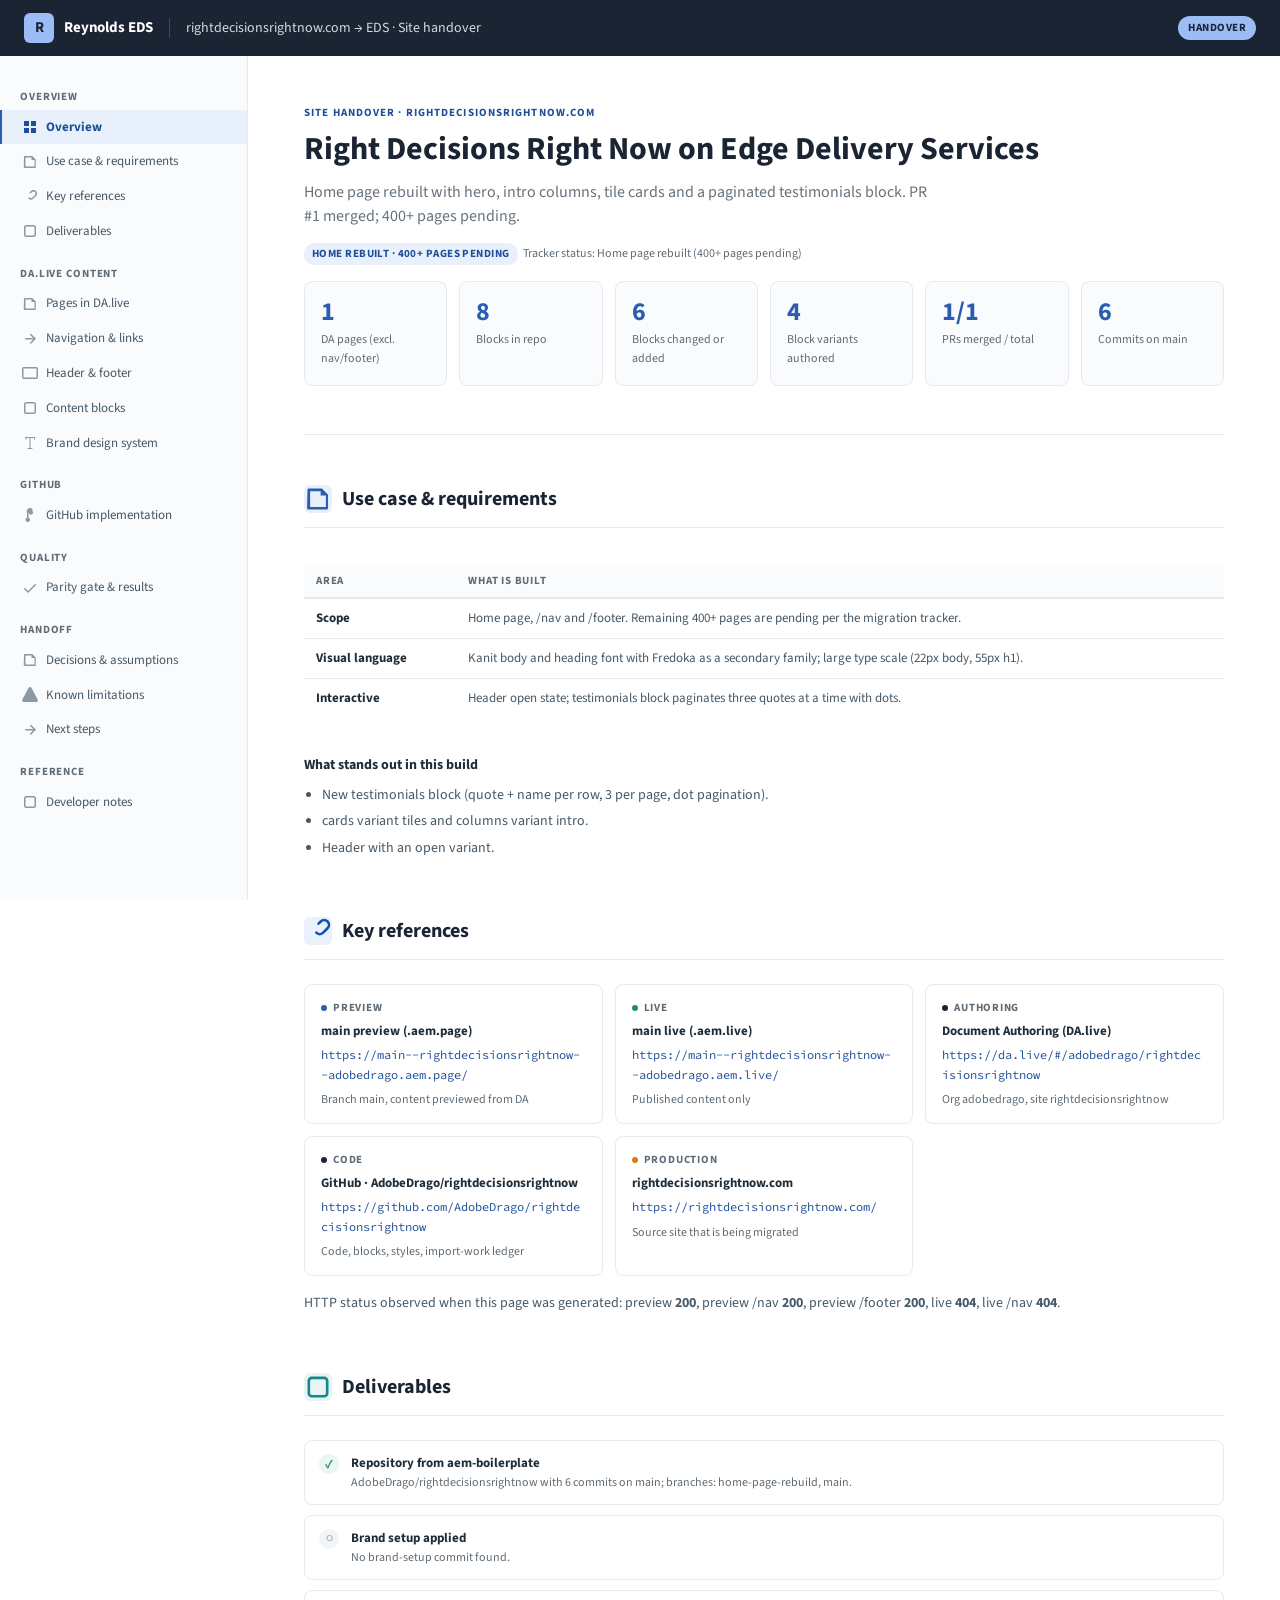
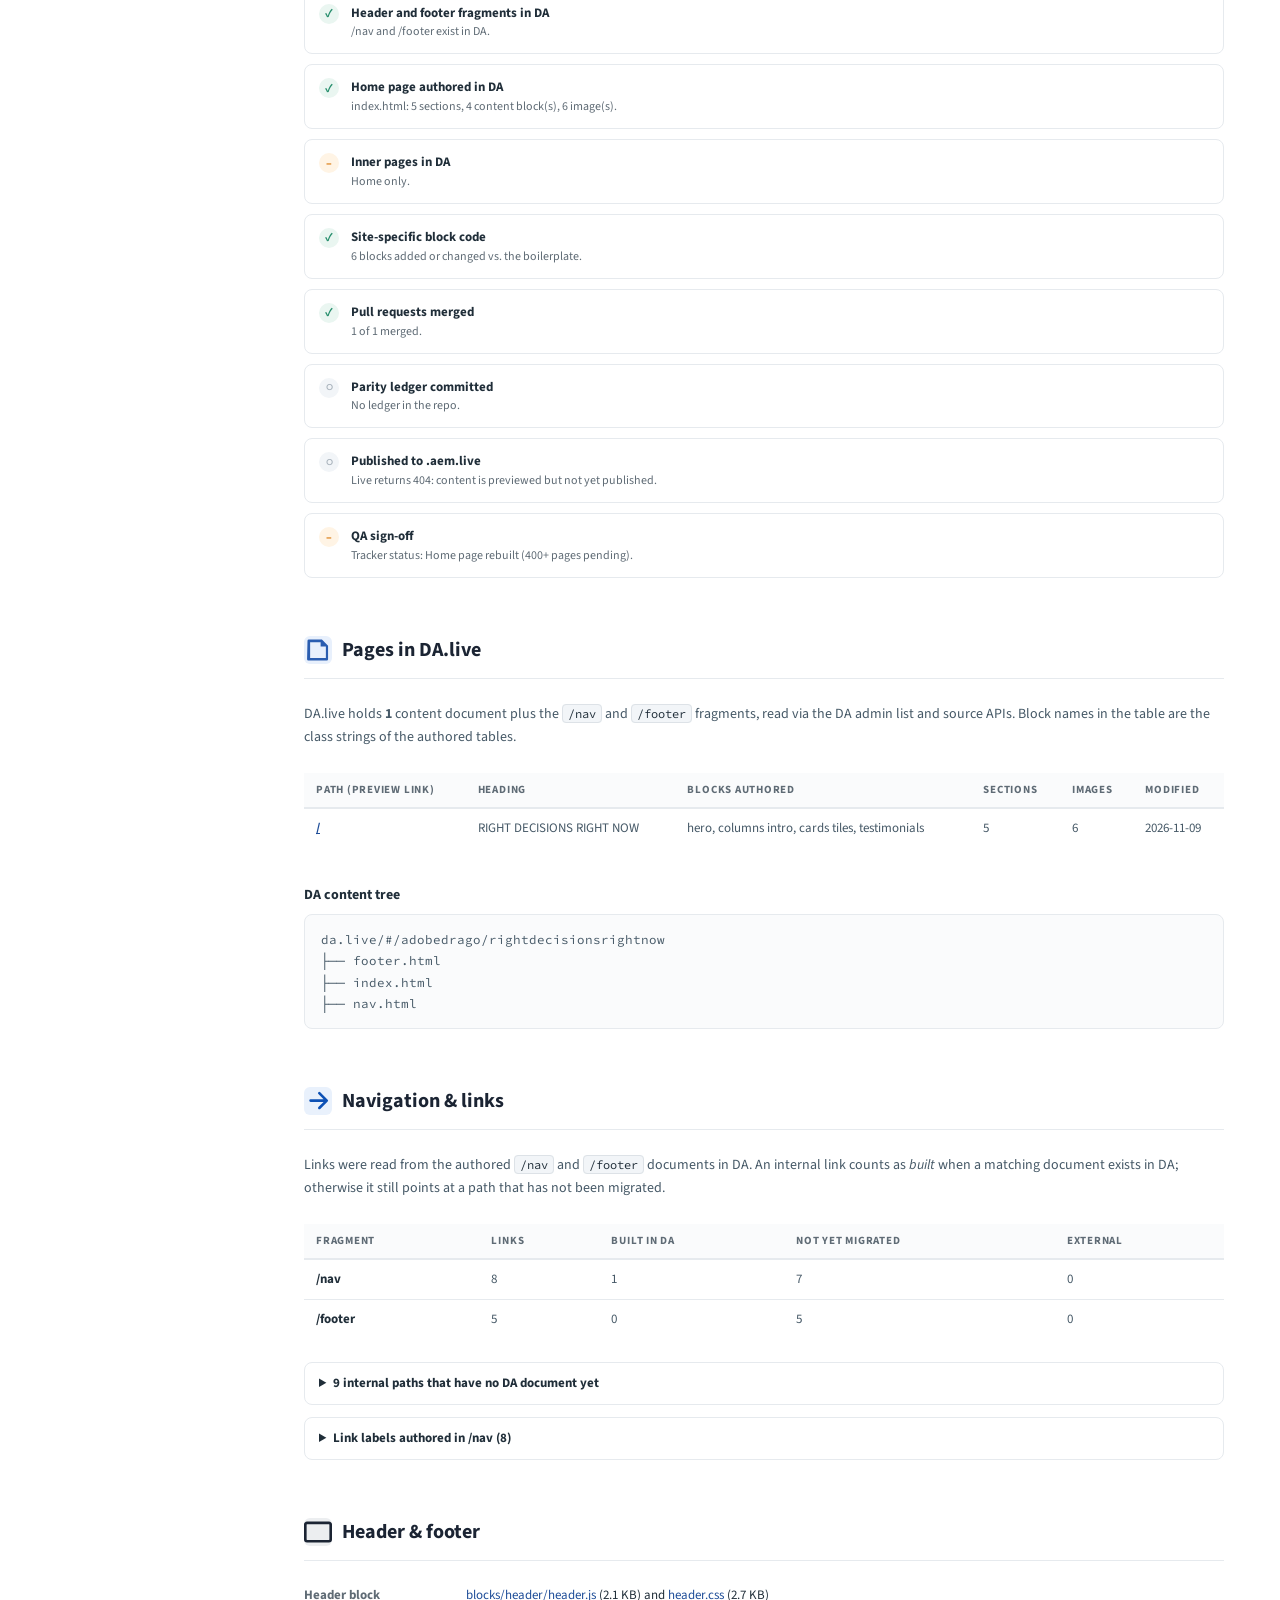
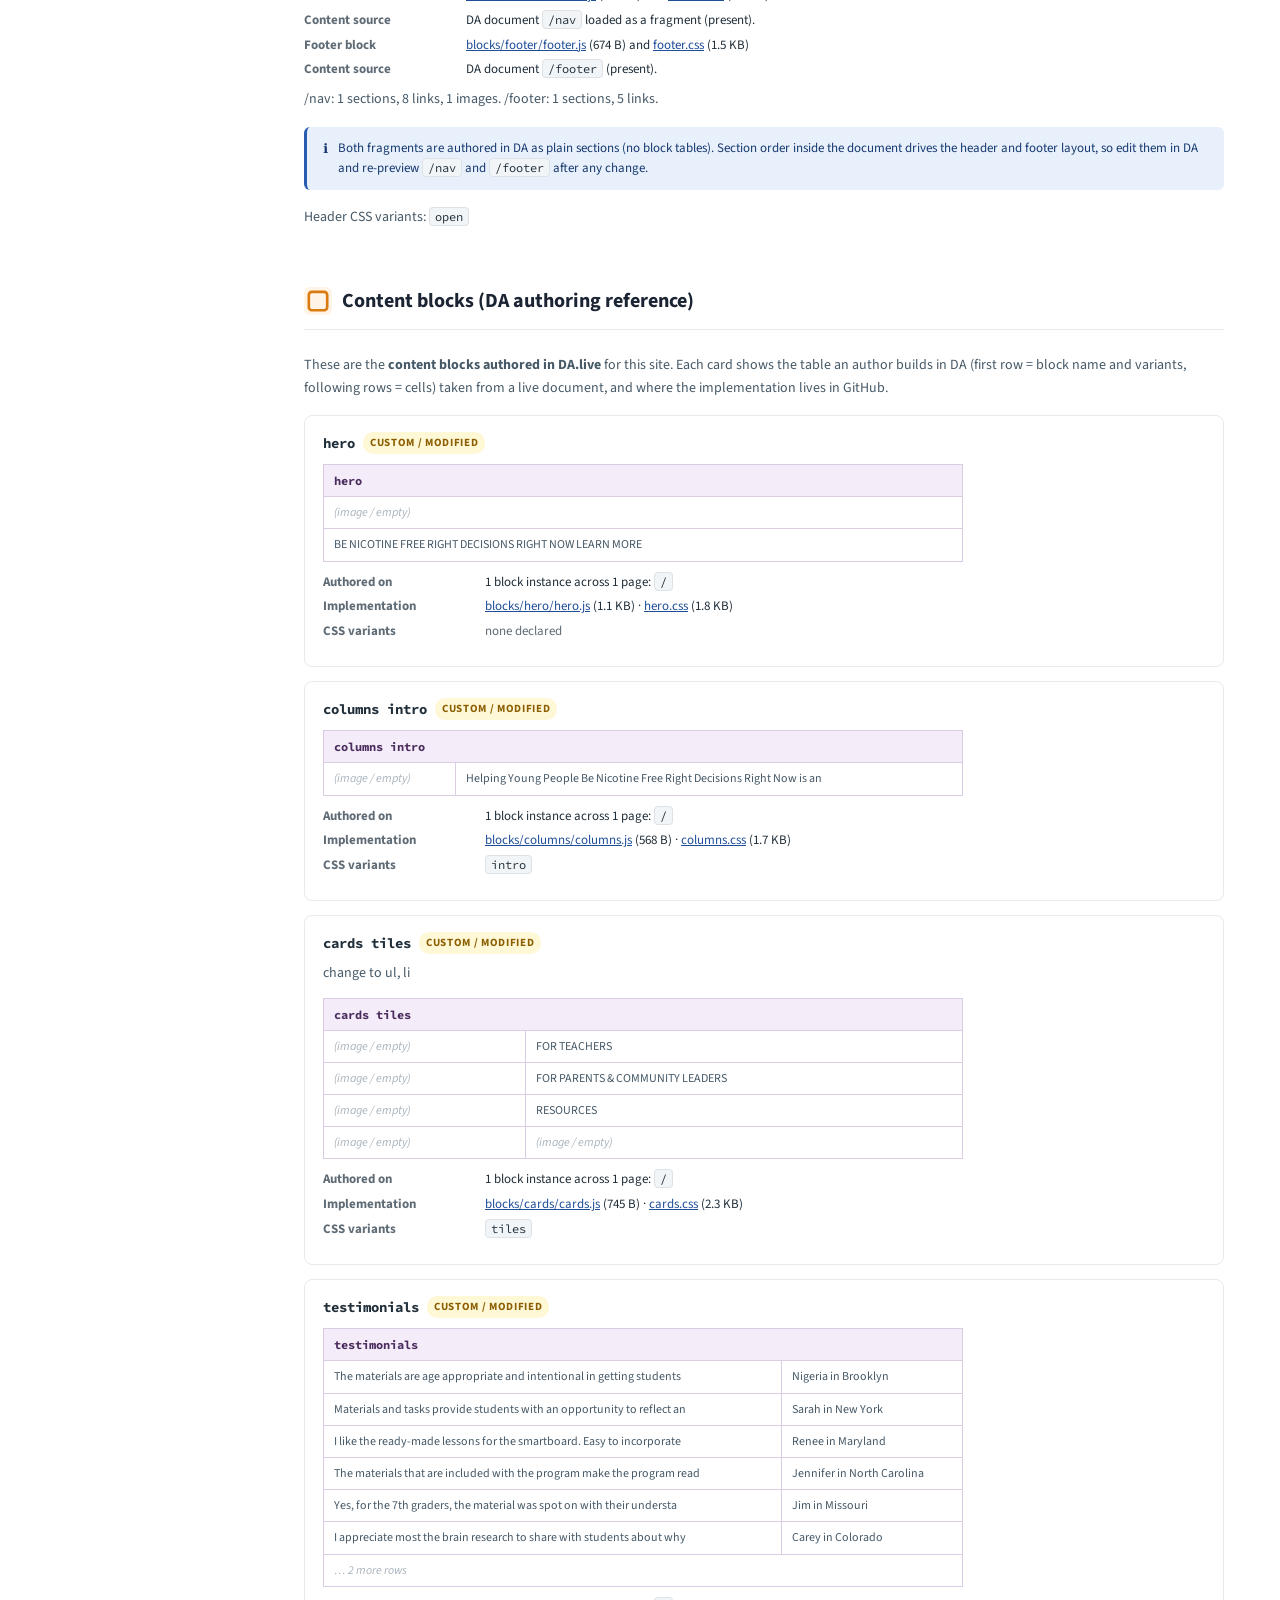
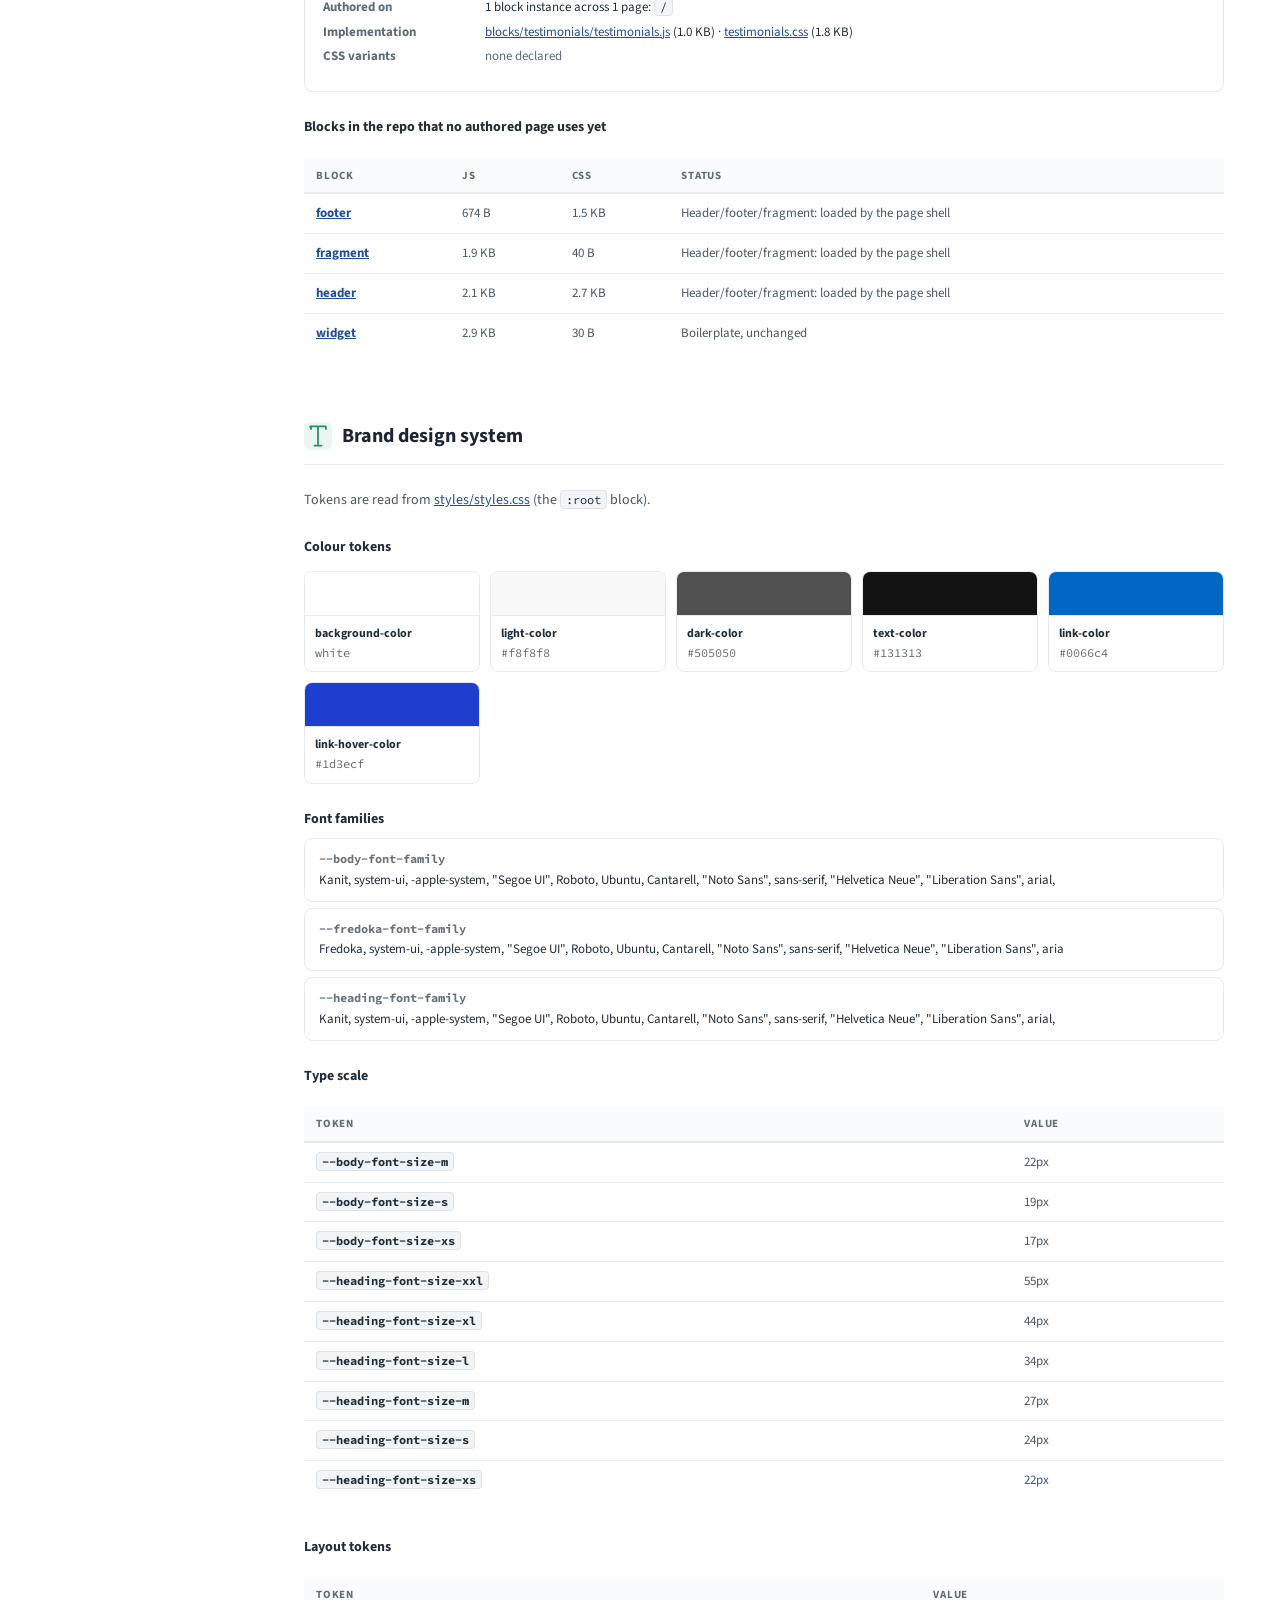
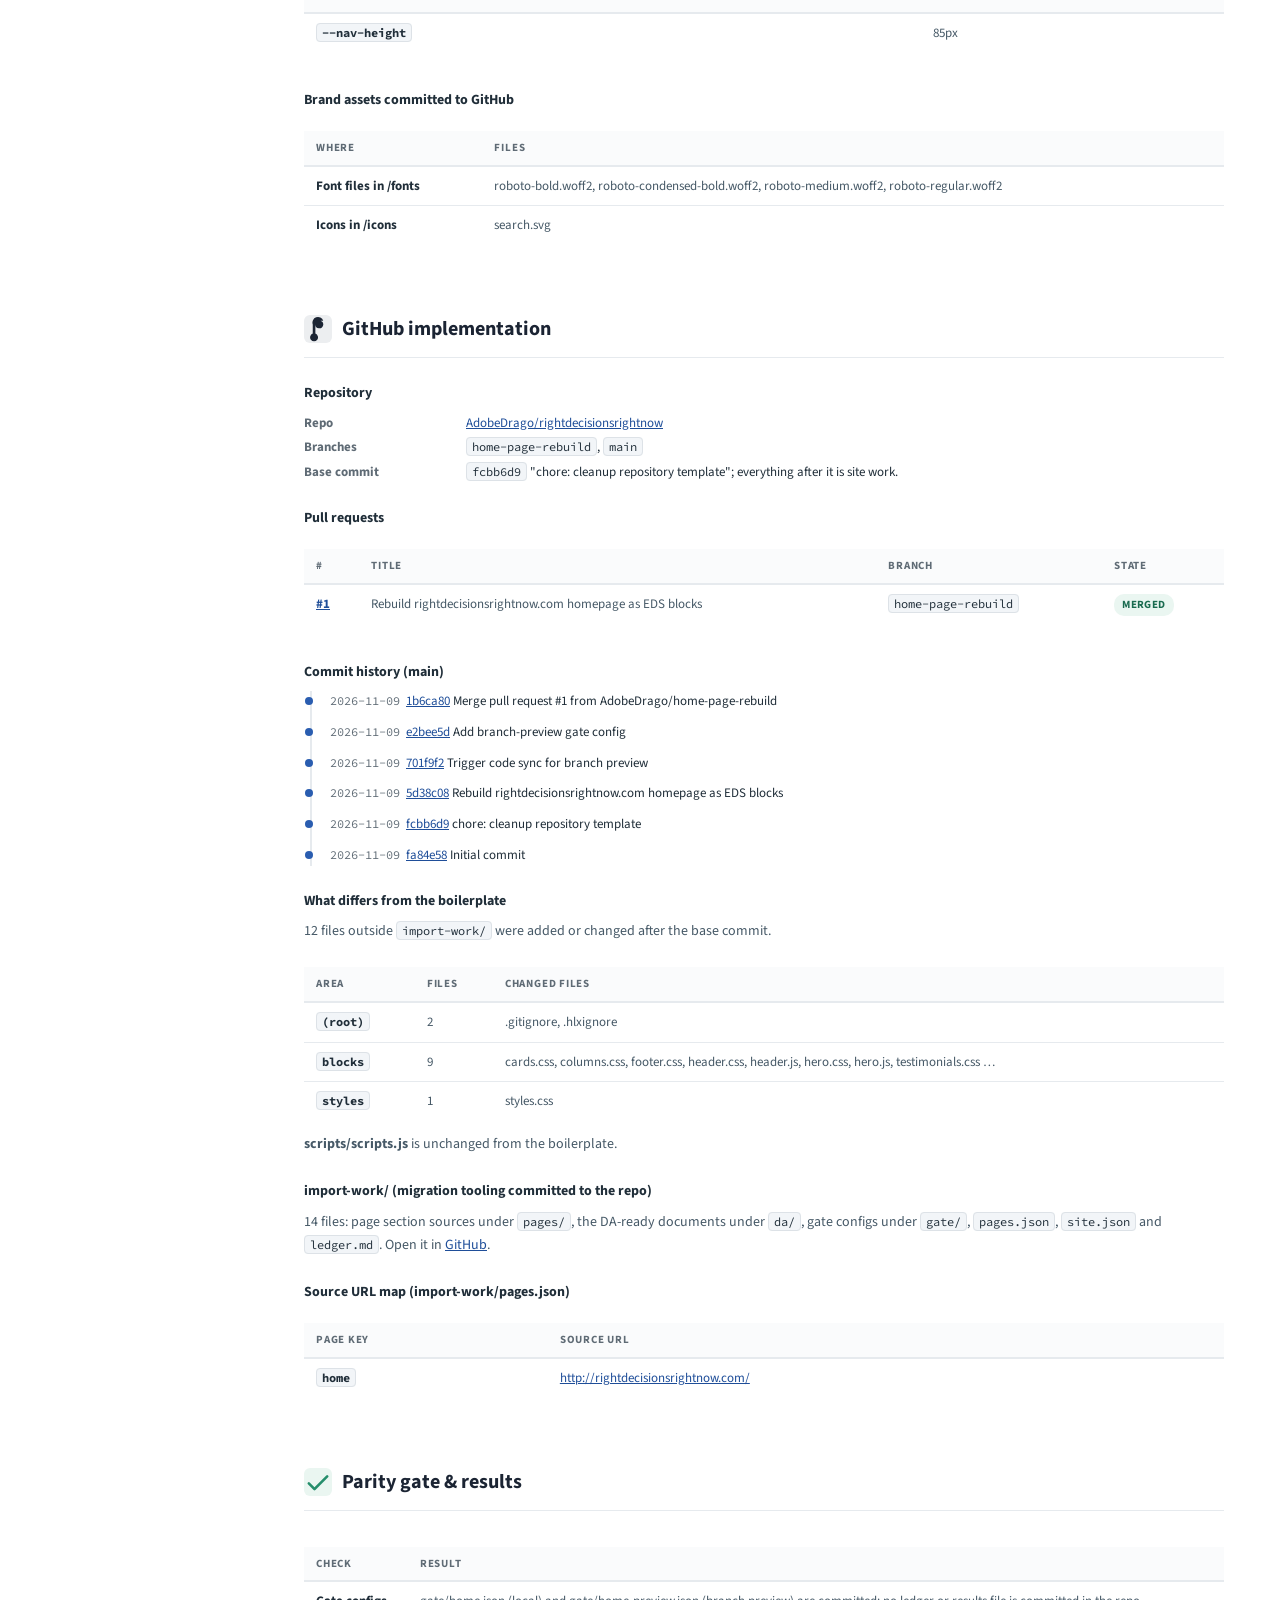
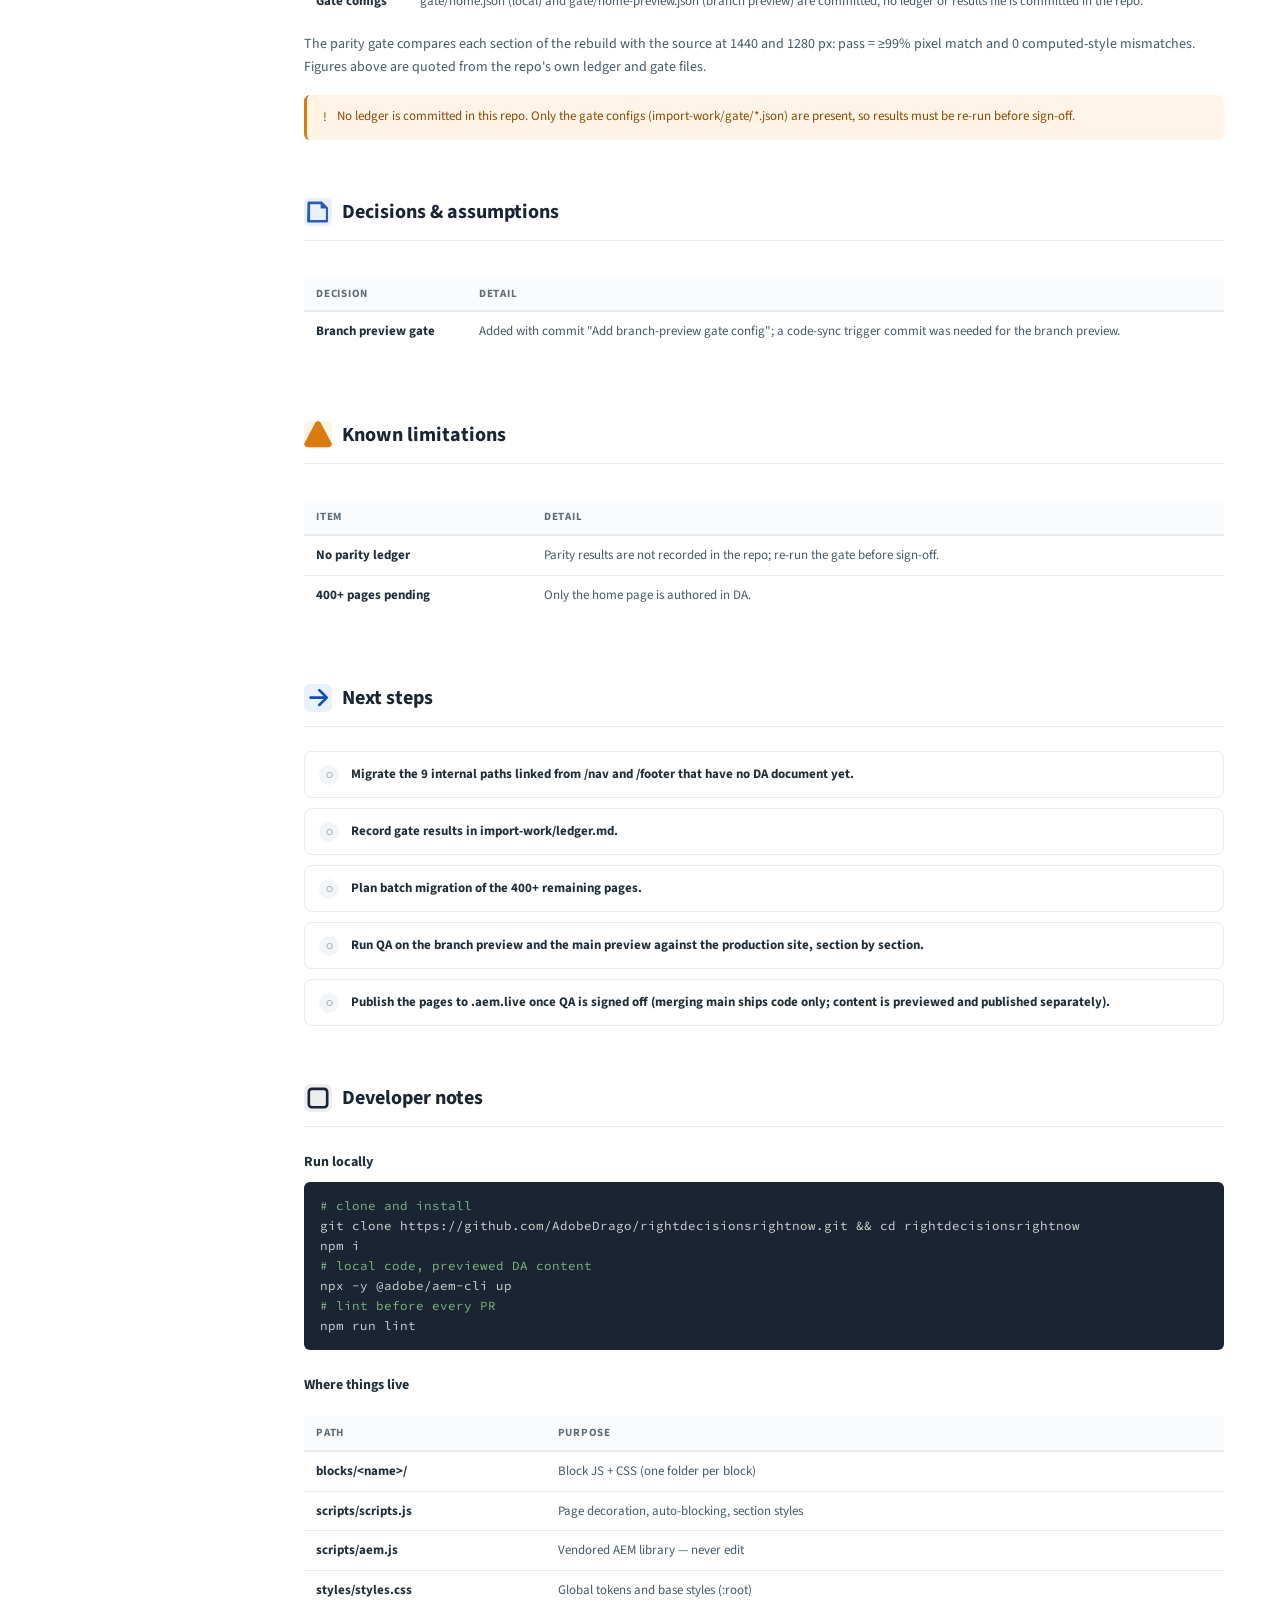
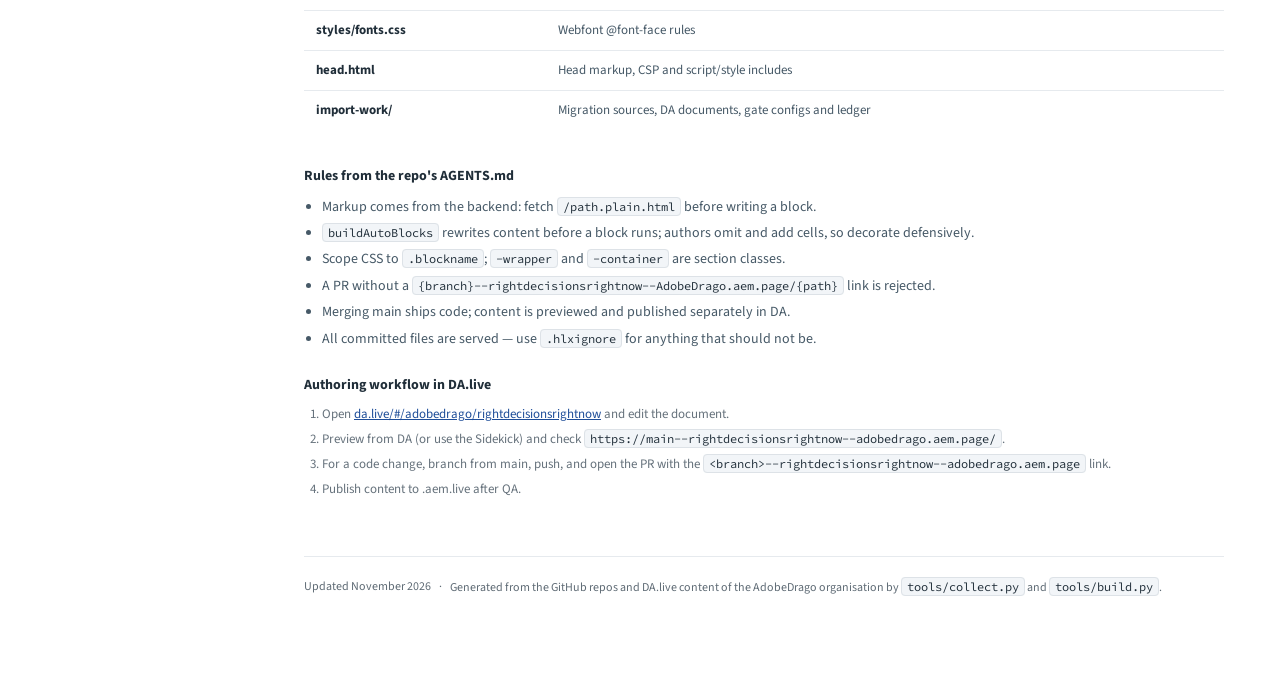
<file: docs/index.html>
<!DOCTYPE html>
<html lang="en">
<head>
<meta charset="UTF-8">
<meta name="viewport" content="width=device-width, initial-scale=1.0">
<title>Right Decisions Right Now — rightdecisionsrightnow.com → EDS handover</title>
<meta name="description" content="Home page rebuilt with hero, intro columns, tile cards and a paginated testimonials block. PR #1 merged; 400+ pages pending.">
<link rel="preconnect" href="https://fonts.googleapis.com">
<link rel="preconnect" href="https://fonts.gstatic.com" crossorigin>
<link href="https://fonts.googleapis.com/css2?family=Source+Sans+3:wght@300;400;600;700&family=Source+Code+Pro:wght@400;600&display=swap" rel="stylesheet">
<style>

  :root {
    /* Viasat brand (mirrors styles/styles.css and block CSS) */
    --accent: #2a5db0;
    --accent-hover: #204b90;
    --accent-text: #1f4e99; /* AA-compliant on light bg */
    --accent-on-dark: #9bbcf5;
    --ink: #1b2433;
    --ink-alt: #1b2433;
    --accent-pale: #e8f0fc;
    

    --gray-50: #ffffff;
    --gray-75: #fafbfc;
    --gray-100: #f2f5f8;
    --gray-200: #e6eaee;
    --gray-300: #dde2e7;
    --gray-400: #c4ccd3;
    --gray-500: #a9b3bc;
    --gray-600: #5f6b75;
    --gray-700: #66727c;
    --gray-800: #465967;
    --gray-900: #202e39;

    --font: 'Source Sans 3', ui-sans-serif, system-ui, -apple-system, sans-serif;
    --mono: 'Source Code Pro', 'Fira Mono', 'Courier New', monospace;
    --sidebar-width: 248px;
    --content-max: 940px;
    --header-h: 56px;
  }

  *, *::before, *::after { box-sizing: border-box; margin: 0; padding: 0; }

  body {
    font-family: var(--font);
    font-size: 14px;
    line-height: 1.6;
    color: var(--gray-900);
    background: var(--gray-50);
    display: flex;
    flex-direction: column;
    min-height: 100vh;
  }

  a { color: var(--accent-text); }

  /* ── TOP NAV ── */
  .topnav {
    position: fixed;
    top: 0; left: 0; right: 0;
    height: var(--header-h);
    background: var(--ink-alt);
    display: flex;
    align-items: center;
    padding: 0 24px;
    gap: 16px;
    z-index: 100;
  }
  .topnav-logo {
    display: flex;
    align-items: center;
    gap: 10px;
    text-decoration: none;
    font-weight: 700;
    color: #fff;
    font-size: 15px;
    letter-spacing: -0.01em;
  }
  .topnav-logo .mark {
    width: 30px; height: 30px;
    border-radius: 6px;
    background: var(--accent-on-dark);
    color: var(--ink);
    display: inline-flex;
    align-items: center;
    justify-content: center;
    font-weight: 700;
    font-size: 15px;
    flex-shrink: 0;
  }
  .topnav-divider { width: 1px; height: 20px; background: #3c4c58; }
  .topnav-title {
    color: #d3dae0;
    font-size: 14px;
    font-weight: 400;
    white-space: nowrap;
    overflow: hidden;
    text-overflow: ellipsis;
  }
  .topnav-badge {
    margin-left: auto;
    background: var(--accent-on-dark);
    color: var(--ink);
    font-size: 11px;
    padding: 3px 10px;
    border-radius: 12px;
    letter-spacing: 0.04em;
    font-weight: 700;
    text-transform: uppercase;
    flex-shrink: 0;
  }

  /* ── LAYOUT ── */
  .layout { display: flex; margin-top: var(--header-h); min-height: calc(100vh - var(--header-h)); }

  /* ── SIDEBAR ── */
  .sidebar {
    width: var(--sidebar-width);
    flex-shrink: 0;
    position: sticky;
    top: var(--header-h);
    height: calc(100vh - var(--header-h));
    overflow-y: auto;
    border-right: 1px solid var(--gray-200);
    background: var(--gray-75);
    padding: 24px 0 40px;
  }
  .sidebar-section { margin-bottom: 8px; }
  .sidebar-label {
    font-size: 11px;
    font-weight: 700;
    text-transform: uppercase;
    letter-spacing: 0.08em;
    color: var(--gray-600);
    padding: 8px 20px 4px;
    display: flex;
    align-items: center;
    gap: 6px;
  }
  .sidebar-link {
    display: flex;
    align-items: center;
    gap: 8px;
    padding: 7px 20px;
    font-size: 13px;
    color: var(--gray-800);
    text-decoration: none;
    border-left: 2px solid transparent;
    transition: background 0.1s, color 0.1s, border-color 0.1s;
  }
  .sidebar-link:hover { background: var(--gray-200); color: var(--gray-900); }
  .sidebar-link.active {
    background: var(--accent-pale);
    color: var(--accent-text);
    border-left-color: var(--accent);
    font-weight: 700;
  }
  .sidebar-link .icon { width: 16px; height: 16px; opacity: 0.6; flex-shrink: 0; }
  .sidebar-link.active .icon { opacity: 1; }

  /* ── MAIN ── */
  .main { flex: 1; min-width: 0; padding: 48px 56px 80px; }
  .main-inner { max-width: var(--content-max); }

  /* ── PAGE HERO ── */
  .page-hero {
    padding-bottom: 32px;
    border-bottom: 1px solid var(--gray-200);
    margin-bottom: 48px;
    scroll-margin-top: calc(var(--header-h) + 48px);
  }
  .page-hero-eyebrow {
    font-size: 11px;
    font-weight: 700;
    text-transform: uppercase;
    letter-spacing: 0.1em;
    color: var(--accent-text);
    margin-bottom: 8px;
  }
  .page-hero h1 {
    font-size: 32px;
    font-weight: 700;
    color: var(--ink);
    line-height: 1.2;
    margin-bottom: 12px;
  }
  .page-hero-sub { font-size: 16px; color: var(--gray-700); max-width: 640px; line-height: 1.5; }

  /* ── SECTIONS ── */
  .doc-section { margin-bottom: 56px; scroll-margin-top: calc(var(--header-h) + 24px); }
  .doc-section h2 {
    font-size: 20px;
    font-weight: 700;
    color: var(--ink);
    margin-bottom: 4px;
    display: flex;
    align-items: center;
    gap: 10px;
    width: 100%;
  }
  .section-rule { height: 1px; background: var(--gray-200); margin: 12px 0 24px; }
  .doc-section h3 { font-size: 14px; font-weight: 700; color: var(--gray-900); margin: 24px 0 8px; }
  .doc-section p { font-size: 14px; color: var(--gray-800); margin-bottom: 12px; line-height: 1.65; }

  /* ── SECTION ICON BADGE ── */
  .section-icon {
    width: 28px; height: 28px;
    border-radius: 6px;
    display: inline-flex;
    align-items: center;
    justify-content: center;
    flex-shrink: 0;
  }
  .icon-purple { background: var(--accent-pale); color: var(--accent); }
  .icon-ink    { background: #eceef0; color: var(--ink); }
  .icon-green  { background: #eaf6f1; color: #268e6c; }
  .icon-seafoam{ background: #e6f4f4; color: #16878c; }
  .icon-orange { background: #fff4e5; color: #da7b11; }
  .icon-blue   { background: #e9f1fc; color: #0d51b5; }

  /* ── URL CARDS ── */
  .url-grid {
    display: grid;
    grid-template-columns: repeat(auto-fit, minmax(260px, 1fr));
    gap: 12px;
    margin-bottom: 16px;
  }
  .url-card {
    background: var(--gray-50);
    border: 1px solid var(--gray-200);
    border-radius: 8px;
    padding: 14px 16px;
    text-decoration: none;
    color: inherit;
    display: flex;
    flex-direction: column;
    gap: 4px;
    transition: border-color 0.15s, box-shadow 0.15s;
  }
  .url-card:hover { border-color: var(--accent); box-shadow: 0 0 0 1px var(--accent); }
  .url-card-label {
    font-size: 11px;
    font-weight: 700;
    text-transform: uppercase;
    letter-spacing: 0.07em;
    color: var(--gray-600);
    display: flex;
    align-items: center;
    gap: 6px;
  }
  .url-card-label .dot { width: 6px; height: 6px; border-radius: 50%; flex-shrink: 0; }
  .dot-purple { background: var(--accent); }
  .dot-ink    { background: var(--ink); }
  .dot-green  { background: #268e6c; }
  .dot-orange { background: #da7b11; }
  .url-card-title { font-size: 13px; font-weight: 700; color: var(--gray-900); }
  .url-card-url { font-size: 12px; font-family: var(--mono); color: var(--accent-text); word-break: break-all; }
  .url-card-desc { font-size: 12px; color: var(--gray-600); margin-top: 2px; }

  /* ── CODE BLOCKS ── */
  .code-block {
    background: var(--ink);
    color: #d4d4d4;
    border-radius: 6px;
    padding: 14px 16px;
    font-family: var(--mono);
    font-size: 12.5px;
    line-height: 1.6;
    overflow-x: auto;
    margin: 8px 0 4px;
    white-space: pre;
  }
  .code-block .cmt  { color: #7fb77e; }
  .code-inline {
    font-family: var(--mono);
    font-size: 12px;
    background: var(--gray-100);
    border: 1px solid var(--gray-300);
    color: var(--gray-900);
    padding: 1px 5px;
    border-radius: 4px;
  }

  /* ── NOTICES ── */
  .notice {
    border-radius: 6px;
    padding: 12px 16px;
    margin: 16px 0;
    font-size: 13px;
    display: flex;
    gap: 10px;
    align-items: flex-start;
    line-height: 1.5;
  }
  .notice-icon { flex-shrink: 0; margin-top: 1px; }
  .notice a { color: inherit; }
  .notice.info     { background: var(--accent-pale); color: #17396f; border-left: 3px solid var(--accent); }
  .notice.tip      { background: #eaf6f1; color: #1a6b50; border-left: 3px solid #268e6c; }
  .notice.warning  { background: #fff4e5; color: #8a4b08; border-left: 3px solid #da7b11; }

  /* ── BLOCKS GRID ── */
  .skills-grid { display: grid; grid-template-columns: repeat(auto-fit, minmax(220px, 1fr)); gap: 10px; }
  .skill-card { background: var(--gray-50); border: 1px solid var(--gray-200); border-radius: 8px; padding: 14px 16px; }
  .skill-card-header { display: flex; align-items: center; gap: 8px; margin-bottom: 6px; }
  .skill-tag {
    font-size: 11px;
    font-weight: 700;
    text-transform: uppercase;
    letter-spacing: 0.06em;
    padding: 2px 7px;
    border-radius: 10px;
  }
  .tag-js  { background: #fff8d6; color: #8a5e00; }
  .tag-core{ background: var(--gray-100); color: var(--gray-700); }
  .tag-poli{ background: var(--accent-pale); color: var(--accent-text); }
  .skill-card-name { font-size: 13px; font-weight: 700; color: var(--gray-900); font-family: var(--mono); }
  .skill-card-desc { font-size: 12px; color: var(--gray-600); line-height: 1.5; }

  /* ── PIPELINE DIAGRAM ── */
  .arch-diagram { border: 1px solid var(--gray-200); border-radius: 8px; padding: 24px; background: var(--gray-75); margin: 16px 0; }
  .arch-row { display: flex; gap: 8px; align-items: center; justify-content: center; flex-wrap: wrap; }
  .arch-node { padding: 8px 16px; border-radius: 6px; font-size: 12px; font-weight: 700; text-align: center; min-width: 110px; }
  .arch-arrow { font-size: 18px; color: var(--gray-400); }
  .node-a { background: var(--accent-pale); color: var(--accent-text); }
  .node-b { background: #eceef0; color: var(--ink); }
  .node-c { background: #eaf6f1; color: #1a6b50; }
  .node-d { background: #fff4e5; color: #8a4b08; }

  /* ── TABLE ── */
  .table-scroll { overflow-x: auto; }
  .spec-table { width: 100%; border-collapse: collapse; font-size: 13px; margin: 12px 0; }
  .spec-table th {
    text-align: left;
    font-size: 11px;
    font-weight: 700;
    text-transform: uppercase;
    letter-spacing: 0.07em;
    color: var(--gray-600);
    padding: 8px 12px;
    border-bottom: 2px solid var(--gray-200);
    background: var(--gray-75);
  }
  .spec-table td { padding: 9px 12px; border-bottom: 1px solid var(--gray-200); color: var(--gray-800); vertical-align: top; }
  .spec-table tr:last-child td { border-bottom: none; }
  .spec-table td:first-child { font-weight: 700; color: var(--gray-900); }
  .spec-table td.num { font-variant-numeric: tabular-nums; white-space: nowrap; }

  /* ── STAT ROW ── */
  .stat-row { display: grid; grid-template-columns: repeat(auto-fit, minmax(140px, 1fr)); gap: 12px; margin: 16px 0; }
  .stat-card { border: 1px solid var(--gray-200); border-radius: 8px; padding: 16px; background: var(--gray-75); }
  .stat-num { font-size: 26px; font-weight: 700; color: var(--accent); line-height: 1.1; }
  .stat-label { font-size: 12px; color: var(--gray-600); margin-top: 4px; }

  /* ── SWATCHES ── */
  .swatch-row { display: grid; grid-template-columns: repeat(auto-fit, minmax(150px, 1fr)); gap: 10px; margin: 12px 0; }
  .swatch { border: 1px solid var(--gray-200); border-radius: 8px; overflow: hidden; font-size: 12px; }
  .swatch-chip { height: 44px; }
  .swatch-meta { padding: 8px 10px; }
  .swatch-meta strong { display: block; color: var(--gray-900); }
  .swatch-meta code { font-family: var(--mono); color: var(--gray-600); }

  /* ── FOOTER ── */
  .doc-footer {
    border-top: 1px solid var(--gray-200);
    margin-top: 40px;
    padding-top: 20px;
    font-size: 12px;
    color: var(--gray-600);
    display: flex;
    align-items: center;
    gap: 8px;
    flex-wrap: wrap;
  }
  .doc-footer a { text-decoration: none; }

  /* ── STATUS PILLS ── */
  .nav-status {
    font-size: 11px;
    font-weight: 700;
    letter-spacing: 0.04em;
    padding: 1px 6px;
    border-radius: 8px;
    text-transform: uppercase;
  }
  .ns-progress { background: #fff4e5; color: #8a4b08; }
  .ns-done     { background: #eaf6f1; color: #1a6b50; }

  .status-badge {
    margin-left: auto;
    font-size: 11px;
    font-weight: 700;
    letter-spacing: 0.04em;
    padding: 3px 10px;
    border-radius: 12px;
    text-transform: uppercase;
  }
  .sb-progress { background: #fff4e5; color: #8a4b08; }
  .sb-done     { background: #eaf6f1; color: #1a6b50; }

  /* ── CHECKLIST ── */
  .checklist { list-style: none; display: flex; flex-direction: column; gap: 10px; margin: 4px 0; }
  .check-item {
    display: flex;
    gap: 12px;
    align-items: flex-start;
    padding: 12px 14px;
    border: 1px solid var(--gray-200);
    border-radius: 8px;
    background: var(--gray-50);
  }
  .check-mark {
    width: 20px; height: 20px;
    border-radius: 50%;
    flex-shrink: 0;
    display: inline-flex;
    align-items: center;
    justify-content: center;
    margin-top: 1px;
    font-size: 12px;
    font-weight: 700;
  }
  .cm-done    { background: #eaf6f1; color: #268e6c; }
  .cm-done::before { content: '✓'; }
  .cm-partial { background: #fff4e5; color: #da7b11; }
  .cm-partial::before { content: '–'; }
  .cm-todo    { background: var(--gray-100); color: var(--gray-500); }
  .cm-todo::before { content: '○'; }
  .check-body { flex: 1; }
  .check-title { font-weight: 700; font-size: 13px; color: var(--gray-900); }
  .check-note  { font-size: 12px; color: var(--gray-600); line-height: 1.5; }

  .req-list { margin: 8px 0 0 18px; font-size: 13px; color: var(--gray-700); }
  .req-list li { margin-bottom: 4px; }

  @media (max-width: 768px) {
    .sidebar { display: none; }
    .main { padding: 24px 16px 60px; }
    .page-hero h1 { font-size: 24px; }
    .url-grid { grid-template-columns: 1fr; }
    .topnav-title { display: none; }
  }

/* ── ADDITIONS FOR PORTFOLIO / SITE PAGES ── */
.topnav select { margin-left: auto; background: #2a3550; color: #fff; border: 1px solid #3c4c70; border-radius: 6px; padding: 5px 8px; font: inherit; font-size: 13px; max-width: 240px; }
.topnav-badge { margin-left: 12px; }
.sidebar-back { display: block; padding: 6px 20px 14px; font-size: 12px; font-weight: 700; text-decoration: none; }
.pill { display: inline-block; font-size: 11px; font-weight: 700; letter-spacing: 0.04em; padding: 2px 8px; border-radius: 10px; text-transform: uppercase; white-space: nowrap; }
.pill.done { background: #eaf6f1; color: #1a6b50; }
.pill.warn { background: #fff4e5; color: #8a4b08; }
.pill.todo { background: var(--gray-100); color: var(--gray-700); }
.pill.info { background: var(--accent-pale); color: var(--accent-text); }
.spec-table td.mono, .mono { font-family: var(--mono); font-size: 12px; }
.spec-table td a { word-break: break-word; }
.spec-table tr.sub td { background: var(--gray-75); }
.muted { color: var(--gray-600); }
.small { font-size: 12px; }
details.fold { border: 1px solid var(--gray-200); border-radius: 8px; margin: 12px 0; background: var(--gray-50); }
details.fold > summary { cursor: pointer; padding: 10px 14px; font-weight: 700; font-size: 13px; color: var(--gray-900); }
details.fold > .fold-body { padding: 0 14px 12px; }
.da-table { border-collapse: collapse; margin: 10px 0; font-size: 12px; width: 100%; max-width: 640px; background: #fff; }
.da-table th { background: #f4ecf8; color: #4a2c5e; text-align: left; padding: 6px 10px; border: 1px solid #d9cce3; font-weight: 700; font-family: var(--mono); }
.da-table td { border: 1px solid #d9cce3; padding: 6px 10px; color: var(--gray-800); vertical-align: top; }
.da-table td.empty { color: var(--gray-500); font-style: italic; }
.block-card { border: 1px solid var(--gray-200); border-radius: 8px; padding: 16px 18px; margin: 14px 0; background: var(--gray-50); }
.block-card h3 { margin-top: 0; display: flex; gap: 8px; align-items: center; flex-wrap: wrap; }
.block-card h3 code { font-family: var(--mono); }
.kv { display: grid; grid-template-columns: 150px 1fr; gap: 4px 12px; font-size: 13px; margin: 8px 0; }
.kv dt { color: var(--gray-600); font-weight: 700; }
.kv dd { color: var(--gray-900); min-width: 0; word-break: break-word; }
.tree { font-family: var(--mono); font-size: 12.5px; line-height: 1.7; background: var(--gray-75); border: 1px solid var(--gray-200); border-radius: 8px; padding: 14px 16px; overflow-x: auto; white-space: pre; color: var(--gray-800); }
.timeline { list-style: none; border-left: 2px solid var(--gray-200); margin: 8px 0 8px 6px; padding-left: 18px; }
.timeline li { margin-bottom: 10px; font-size: 13px; position: relative; }
.timeline li::before { content: ''; position: absolute; left: -25px; top: 6px; width: 8px; height: 8px; border-radius: 50%; background: var(--accent); }
.timeline .when { color: var(--gray-600); font-size: 12px; font-family: var(--mono); margin-right: 6px; }
.matrix td, .matrix th { text-align: center; padding: 7px 8px; }
.matrix td:first-child, .matrix th:first-child { text-align: left; }
.matrix .yes { color: #1a6b50; font-weight: 700; }
.matrix .cust { color: var(--accent-text); font-weight: 700; }
.matrix .no { color: var(--gray-400); }
.site-grid { display: grid; grid-template-columns: repeat(auto-fill, minmax(290px, 1fr)); gap: 14px; margin: 14px 0; }
.site-card { border: 1px solid var(--gray-200); border-radius: 10px; padding: 16px 18px; text-decoration: none; color: inherit; display: flex; flex-direction: column; gap: 6px; background: #fff; transition: border-color .15s, box-shadow .15s; }
.site-card:hover { border-color: var(--accent); box-shadow: 0 0 0 1px var(--accent); }
.site-card h3 { margin: 0; font-size: 16px; color: var(--ink); }
.site-card .dom { font-family: var(--mono); font-size: 12px; color: var(--accent-text); }
.site-card .meta { font-size: 12px; color: var(--gray-700); display: flex; gap: 12px; flex-wrap: wrap; margin-top: 4px; }
.site-card p { font-size: 13px; color: var(--gray-800); margin: 4px 0 0; line-height: 1.5; }
.swatch-chip.bordered { border-bottom: 1px solid var(--gray-200); }
.type-sample { border: 1px solid var(--gray-200); border-radius: 8px; padding: 10px 14px; margin: 6px 0; font-size: 13px; }
.type-sample b { font-family: var(--mono); font-size: 12px; color: var(--gray-700); }
.hl-list { margin: 6px 0 12px 18px; font-size: 14px; color: var(--gray-800); line-height: 1.6; }
.hl-list li { margin-bottom: 4px; }
.table-scroll { max-width: 100%; }
@media (max-width: 768px) { .topnav select { max-width: 150px; } .kv { grid-template-columns: 1fr; } .topnav-badge { display: none; } }

</style>
</head>
<body>
<nav class="topnav">
  <a class="topnav-logo" href="#overview"><span class="mark">R</span>Reynolds EDS</a>
  <div class="topnav-divider"></div>
  <span class="topnav-title">rightdecisionsrightnow.com → EDS · Site handover</span>
  <span class="topnav-badge" style="margin-left:auto">Handover</span>
</nav>
<div class="layout">
<nav class="sidebar" aria-label="Page navigation">
<div class="sidebar-section"><div class="sidebar-label">Overview</div>
<a class="sidebar-link active" href="#overview"><svg class="icon" viewBox="0 0 16 16" fill="currentColor"><path d="M2 2h5v5H2zm7 0h5v5H9zM2 9h5v5H2zm7 0h5v5H9z"/></svg>Overview</a>
<a class="sidebar-link" href="#use-case"><svg class="icon" viewBox="0 0 16 16" fill="currentColor"><path d="M2 2.75A.75.75 0 012.75 2h7.5l3.5 3.5v7.75a.75.75 0 01-.75.75h-10.5a.75.75 0 01-.75-.75zM3.5 3.5v9h9V6H9.5V3.5z"/></svg>Use case &amp; requirements</a>
<a class="sidebar-link" href="#references"><svg class="icon" viewBox="0 0 16 16" fill="currentColor"><path d="M7.775 3.275a.75.75 0 001.06 1.06l1.25-1.25a2 2 0 112.83 2.83l-2.5 2.5a2 2 0 01-2.83 0 .75.75 0 00-1.06 1.06 3.5 3.5 0 004.95 0l2.5-2.5a3.5 3.5 0 00-4.95-4.95z"/></svg>Key references</a>
<a class="sidebar-link" href="#deliverables"><svg class="icon" viewBox="0 0 16 16" fill="currentColor"><path d="M4.5 2A2.5 2.5 0 002 4.5v7A2.5 2.5 0 004.5 14h7a2.5 2.5 0 002.5-2.5v-7A2.5 2.5 0 0011.5 2zM3.5 4.5a1 1 0 011-1h7a1 1 0 011 1v7a1 1 0 01-1 1h-7a1 1 0 01-1-1z"/></svg>Deliverables</a>
</div>
<div class="sidebar-section"><div class="sidebar-label">DA.live content</div>
<a class="sidebar-link" href="#pages"><svg class="icon" viewBox="0 0 16 16" fill="currentColor"><path d="M2 2.75A.75.75 0 012.75 2h7.5l3.5 3.5v7.75a.75.75 0 01-.75.75h-10.5a.75.75 0 01-.75-.75zM3.5 3.5v9h9V6H9.5V3.5z"/></svg>Pages in DA.live</a>
<a class="sidebar-link" href="#navigation"><svg class="icon" viewBox="0 0 16 16" fill="currentColor"><path d="M8.22 2.97a.75.75 0 011.06 0l4.25 4.25a.75.75 0 010 1.06l-4.25 4.25a.75.75 0 01-1.06-1.06l2.97-2.97H3.75a.75.75 0 010-1.5h7.44L8.22 4.03a.75.75 0 010-1.06z"/></svg>Navigation &amp; links</a>
<a class="sidebar-link" href="#header"><svg class="icon" viewBox="0 0 16 16" fill="currentColor"><path d="M0 3.75C0 2.784.784 2 1.75 2h12.5c.966 0 1.75.784 1.75 1.75v8.5A1.75 1.75 0 0114.25 14H1.75A1.75 1.75 0 010 12.25zm1.75-.25a.25.25 0 00-.25.25v8.5c0 .138.112.25.25.25h12.5a.25.25 0 00.25-.25v-8.5a.25.25 0 00-.25-.25z"/></svg>Header &amp; footer</a>
<a class="sidebar-link" href="#blocks"><svg class="icon" viewBox="0 0 16 16" fill="currentColor"><path d="M4.5 2A2.5 2.5 0 002 4.5v7A2.5 2.5 0 004.5 14h7a2.5 2.5 0 002.5-2.5v-7A2.5 2.5 0 0011.5 2zM3.5 4.5a1 1 0 011-1h7a1 1 0 011 1v7a1 1 0 01-1 1h-7a1 1 0 01-1-1z"/></svg>Content blocks</a>
<a class="sidebar-link" href="#brand"><svg class="icon" viewBox="0 0 16 16" fill="currentColor"><path d="M3 2.5A.5.5 0 013.5 2h9a.5.5 0 01.5.5V4a.5.5 0 01-1 0v-1H8.5v10H10a.5.5 0 010 1H6a.5.5 0 010-1h1.5V3h-3v1a.5.5 0 01-1 0z"/></svg>Brand design system</a>
</div>
<div class="sidebar-section"><div class="sidebar-label">GitHub</div>
<a class="sidebar-link" href="#github"><svg class="icon" viewBox="0 0 16 16" fill="currentColor"><path d="M9.5 3.25a2.25 2.25 0 11-3 2.122v5.256a2.251 2.251 0 11-1.5 0V5.372A2.25 2.25 0 1111 3.25z"/></svg>GitHub implementation</a>
</div>
<div class="sidebar-section"><div class="sidebar-label">Quality</div>
<a class="sidebar-link" href="#fidelity"><svg class="icon" viewBox="0 0 16 16" fill="currentColor"><path d="M13.78 4.22a.75.75 0 010 1.06l-7.25 7.25a.75.75 0 01-1.06 0L2.22 9.28a.75.75 0 011.06-1.06L6 10.94l6.72-6.72a.75.75 0 011.06 0z"/></svg>Parity gate &amp; results</a>
</div>
<div class="sidebar-section"><div class="sidebar-label">Handoff</div>
<a class="sidebar-link" href="#decisions"><svg class="icon" viewBox="0 0 16 16" fill="currentColor"><path d="M2 2.75A.75.75 0 012.75 2h7.5l3.5 3.5v7.75a.75.75 0 01-.75.75h-10.5a.75.75 0 01-.75-.75zM3.5 3.5v9h9V6H9.5V3.5z"/></svg>Decisions &amp; assumptions</a>
<a class="sidebar-link" href="#limitations"><svg class="icon" viewBox="0 0 16 16" fill="currentColor"><path d="M6.457 1.047c.659-1.234 2.427-1.234 3.086 0l6.082 11.378A1.75 1.75 0 0114.082 15H1.918a1.75 1.75 0 01-1.543-2.575z"/></svg>Known limitations</a>
<a class="sidebar-link" href="#next-steps"><svg class="icon" viewBox="0 0 16 16" fill="currentColor"><path d="M8.22 2.97a.75.75 0 011.06 0l4.25 4.25a.75.75 0 010 1.06l-4.25 4.25a.75.75 0 01-1.06-1.06l2.97-2.97H3.75a.75.75 0 010-1.5h7.44L8.22 4.03a.75.75 0 010-1.06z"/></svg>Next steps</a>
</div>
<div class="sidebar-section"><div class="sidebar-label">Reference</div>
<a class="sidebar-link" href="#dev-notes"><svg class="icon" viewBox="0 0 16 16" fill="currentColor"><path d="M4.5 2A2.5 2.5 0 002 4.5v7A2.5 2.5 0 004.5 14h7a2.5 2.5 0 002.5-2.5v-7A2.5 2.5 0 0011.5 2zM3.5 4.5a1 1 0 011-1h7a1 1 0 011 1v7a1 1 0 01-1 1h-7a1 1 0 01-1-1z"/></svg>Developer notes</a>
</div>
</nav>
<main class="main"><div class="main-inner">
<div class="page-hero" id="overview">
<div class="page-hero-eyebrow">Site handover · rightdecisionsrightnow.com</div>
<h1>Right Decisions Right Now on Edge Delivery Services</h1>
<p class="page-hero-sub">Home page rebuilt with hero, intro columns, tile cards and a paginated testimonials block. PR #1 merged; 400+ pages pending.</p>
<p style="margin-top:14px"><span class="pill info">Home rebuilt · 400+ pages pending</span> <span class="muted small">&nbsp;Tracker status: Home page rebuilt (400+ pages pending)</span></p>
<div class="stat-row"><div class="stat-card"><div class="stat-num">1</div><div class="stat-label">DA pages (excl. nav/footer)</div></div><div class="stat-card"><div class="stat-num">8</div><div class="stat-label">Blocks in repo</div></div><div class="stat-card"><div class="stat-num">6</div><div class="stat-label">Blocks changed or added</div></div><div class="stat-card"><div class="stat-num">4</div><div class="stat-label">Block variants authored</div></div><div class="stat-card"><div class="stat-num">1/1</div><div class="stat-label">PRs merged / total</div></div><div class="stat-card"><div class="stat-num">6</div><div class="stat-label">Commits on main</div></div></div>
</div><section class="doc-section" id="use-case">
<h2><span class="section-icon icon-purple"><svg class="icon" viewBox="0 0 16 16" fill="currentColor"><path d="M2 2.75A.75.75 0 012.75 2h7.5l3.5 3.5v7.75a.75.75 0 01-.75.75h-10.5a.75.75 0 01-.75-.75zM3.5 3.5v9h9V6H9.5V3.5z"/></svg></span>Use case &amp; requirements</h2>
<div class="section-rule"></div>
<div class="table-scroll"><table class="spec-table"><thead><tr><th>Area</th><th>What is built</th></tr></thead><tbody><tr><td>Scope</td><td>Home page, /nav and /footer. Remaining 400+ pages are pending per the migration tracker.</td></tr><tr><td>Visual language</td><td>Kanit body and heading font with Fredoka as a secondary family; large type scale (22px body, 55px h1).</td></tr><tr><td>Interactive</td><td>Header open state; testimonials block paginates three quotes at a time with dots.</td></tr></tbody></table></div><h3>What stands out in this build</h3><ul class="hl-list"><li>New testimonials block (quote + name per row, 3 per page, dot pagination).</li><li>cards variant tiles and columns variant intro.</li><li>Header with an open variant.</li></ul>
</section><section class="doc-section" id="references">
<h2><span class="section-icon icon-blue"><svg class="icon" viewBox="0 0 16 16" fill="currentColor"><path d="M7.775 3.275a.75.75 0 001.06 1.06l1.25-1.25a2 2 0 112.83 2.83l-2.5 2.5a2 2 0 01-2.83 0 .75.75 0 00-1.06 1.06 3.5 3.5 0 004.95 0l2.5-2.5a3.5 3.5 0 00-4.95-4.95z"/></svg></span>Key references</h2>
<div class="section-rule"></div>
<div class="url-grid"><a class="url-card" href="https://main--rightdecisionsrightnow--adobedrago.aem.page/" target="_blank" rel="noopener">
<span class="url-card-label"><span class="dot dot-purple"></span>Preview</span>
<span class="url-card-title">main preview (.aem.page)</span>
<span class="url-card-url">https://main--rightdecisionsrightnow--adobedrago.aem.page/</span>
<span class="url-card-desc">Branch main, content previewed from DA</span>
</a><a class="url-card" href="https://main--rightdecisionsrightnow--adobedrago.aem.live/" target="_blank" rel="noopener">
<span class="url-card-label"><span class="dot dot-green"></span>Live</span>
<span class="url-card-title">main live (.aem.live)</span>
<span class="url-card-url">https://main--rightdecisionsrightnow--adobedrago.aem.live/</span>
<span class="url-card-desc">Published content only</span>
</a><a class="url-card" href="https://da.live/#/adobedrago/rightdecisionsrightnow" target="_blank" rel="noopener">
<span class="url-card-label"><span class="dot dot-ink"></span>Authoring</span>
<span class="url-card-title">Document Authoring (DA.live)</span>
<span class="url-card-url">https://da.live/#/adobedrago/rightdecisionsrightnow</span>
<span class="url-card-desc">Org adobedrago, site rightdecisionsrightnow</span>
</a><a class="url-card" href="https://github.com/AdobeDrago/rightdecisionsrightnow" target="_blank" rel="noopener">
<span class="url-card-label"><span class="dot dot-ink"></span>Code</span>
<span class="url-card-title">GitHub · AdobeDrago/rightdecisionsrightnow</span>
<span class="url-card-url">https://github.com/AdobeDrago/rightdecisionsrightnow</span>
<span class="url-card-desc">Code, blocks, styles, import-work ledger</span>
</a><a class="url-card" href="https://rightdecisionsrightnow.com/" target="_blank" rel="noopener">
<span class="url-card-label"><span class="dot dot-orange"></span>Production</span>
<span class="url-card-title">rightdecisionsrightnow.com</span>
<span class="url-card-url">https://rightdecisionsrightnow.com/</span>
<span class="url-card-desc">Source site that is being migrated</span>
</a></div><p class="small muted">HTTP status observed when this page was generated: preview <strong>200</strong>, preview /nav <strong>200</strong>, preview /footer <strong>200</strong>, live <strong>404</strong>, live /nav <strong>404</strong>.</p>
</section><section class="doc-section" id="deliverables">
<h2><span class="section-icon icon-seafoam"><svg class="icon" viewBox="0 0 16 16" fill="currentColor"><path d="M4.5 2A2.5 2.5 0 002 4.5v7A2.5 2.5 0 004.5 14h7a2.5 2.5 0 002.5-2.5v-7A2.5 2.5 0 0011.5 2zM3.5 4.5a1 1 0 011-1h7a1 1 0 011 1v7a1 1 0 01-1 1h-7a1 1 0 01-1-1z"/></svg></span>Deliverables</h2>
<div class="section-rule"></div>
<ul class="checklist"><li class="check-item"><span class="check-mark cm-done"></span><div class="check-body"><div class="check-title">Repository from aem-boilerplate</div><div class="check-note">AdobeDrago/rightdecisionsrightnow with 6 commits on main; branches: home-page-rebuild, main.</div></div></li><li class="check-item"><span class="check-mark cm-todo"></span><div class="check-body"><div class="check-title">Brand setup applied</div><div class="check-note">No brand-setup commit found.</div></div></li><li class="check-item"><span class="check-mark cm-done"></span><div class="check-body"><div class="check-title">Header and footer fragments in DA</div><div class="check-note">/nav and /footer exist in DA.</div></div></li><li class="check-item"><span class="check-mark cm-done"></span><div class="check-body"><div class="check-title">Home page authored in DA</div><div class="check-note">index.html: 5 sections, 4 content block(s), 6 image(s).</div></div></li><li class="check-item"><span class="check-mark cm-partial"></span><div class="check-body"><div class="check-title">Inner pages in DA</div><div class="check-note">Home only.</div></div></li><li class="check-item"><span class="check-mark cm-done"></span><div class="check-body"><div class="check-title">Site-specific block code</div><div class="check-note">6 blocks added or changed vs. the boilerplate.</div></div></li><li class="check-item"><span class="check-mark cm-done"></span><div class="check-body"><div class="check-title">Pull requests merged</div><div class="check-note">1 of 1 merged.</div></div></li><li class="check-item"><span class="check-mark cm-todo"></span><div class="check-body"><div class="check-title">Parity ledger committed</div><div class="check-note">No ledger in the repo.</div></div></li><li class="check-item"><span class="check-mark cm-todo"></span><div class="check-body"><div class="check-title">Published to .aem.live</div><div class="check-note">Live returns 404: content is previewed but not yet published.</div></div></li><li class="check-item"><span class="check-mark cm-partial"></span><div class="check-body"><div class="check-title">QA sign-off</div><div class="check-note">Tracker status: Home page rebuilt (400+ pages pending).</div></div></li></ul>
</section><section class="doc-section" id="pages">
<h2><span class="section-icon icon-purple"><svg class="icon" viewBox="0 0 16 16" fill="currentColor"><path d="M2 2.75A.75.75 0 012.75 2h7.5l3.5 3.5v7.75a.75.75 0 01-.75.75h-10.5a.75.75 0 01-.75-.75zM3.5 3.5v9h9V6H9.5V3.5z"/></svg></span>Pages in DA.live</h2>
<div class="section-rule"></div>
<p>DA.live holds <strong>1</strong> content document plus the <code class="code-inline">/nav</code> and <code class="code-inline">/footer</code> fragments, read via the DA admin list and source APIs. Block names in the table are the class strings of the authored tables.</p><div class="table-scroll"><table class="spec-table"><thead><tr><th>Path (preview link)</th><th>Heading</th><th>Blocks authored</th><th>Sections</th><th>Images</th><th>Modified</th></tr></thead><tbody><tr><td><a href="https://main--rightdecisionsrightnow--adobedrago.aem.page/" target="_blank" rel="noopener">/</a></td><td>RIGHT DECISIONS RIGHT NOW</td><td>hero, columns intro, cards tiles, testimonials</td><td>5</td><td>6</td><td>2026-11-09</td></tr></tbody></table></div><h3>DA content tree</h3><div class="tree">da.live/#/adobedrago/rightdecisionsrightnow
├── footer.html
├── index.html
├── nav.html</div>
</section><section class="doc-section" id="navigation">
<h2><span class="section-icon icon-blue"><svg class="icon" viewBox="0 0 16 16" fill="currentColor"><path d="M8.22 2.97a.75.75 0 011.06 0l4.25 4.25a.75.75 0 010 1.06l-4.25 4.25a.75.75 0 01-1.06-1.06l2.97-2.97H3.75a.75.75 0 010-1.5h7.44L8.22 4.03a.75.75 0 010-1.06z"/></svg></span>Navigation &amp; links</h2>
<div class="section-rule"></div>
<p>Links were read from the authored <code class="code-inline">/nav</code> and <code class="code-inline">/footer</code> documents in DA. An internal link counts as <em>built</em> when a matching document exists in DA; otherwise it still points at a path that has not been migrated.</p><div class="table-scroll"><table class="spec-table"><thead><tr><th>Fragment</th><th>Links</th><th>Built in DA</th><th>Not yet migrated</th><th>External</th></tr></thead><tbody><tr><td>/nav</td><td class="num">8</td><td class="num">1</td><td class="num">7</td><td class="num">0</td></tr><tr><td>/footer</td><td class="num">5</td><td class="num">0</td><td class="num">5</td><td class="num">0</td></tr></tbody></table></div><details class="fold"><summary>9 internal paths that have no DA document yet</summary><div class="fold-body"><ul class="hl-list"><li><code class="code-inline">https://www.rightdecisionsrightnow.com/about-the-program/</code></li><li><code class="code-inline">https://www.rightdecisionsrightnow.com/for-parents-community-leaders/</code></li><li><code class="code-inline">https://www.rightdecisionsrightnow.com/for-teachers/</code></li><li><code class="code-inline">https://www.rightdecisionsrightnow.com/for-teachers/grade-7/</code></li><li><code class="code-inline">https://www.rightdecisionsrightnow.com/for-teachers/grades-5-6/</code></li><li><code class="code-inline">https://www.rightdecisionsrightnow.com/for-teachers/grades-8-9/</code></li><li><code class="code-inline">https://www.rightdecisionsrightnow.com/privacy-policy</code></li><li><code class="code-inline">https://www.rightdecisionsrightnow.com/resources</code></li><li><code class="code-inline">https://www.rightdecisionsrightnow.com/resources/</code></li></ul></div></details><details class="fold"><summary>Link labels authored in /nav (8)</summary><div class="fold-body small">About The Program · For Teachers · GRADES 5 &amp; 6 · GRADE 7 · GRADES 8 &amp; 9 · For Parents &amp; Community Leaders · Resources</div></details>
</section><section class="doc-section" id="header">
<h2><span class="section-icon icon-ink"><svg class="icon" viewBox="0 0 16 16" fill="currentColor"><path d="M0 3.75C0 2.784.784 2 1.75 2h12.5c.966 0 1.75.784 1.75 1.75v8.5A1.75 1.75 0 0114.25 14H1.75A1.75 1.75 0 010 12.25zm1.75-.25a.25.25 0 00-.25.25v8.5c0 .138.112.25.25.25h12.5a.25.25 0 00.25-.25v-8.5a.25.25 0 00-.25-.25z"/></svg></span>Header &amp; footer</h2>
<div class="section-rule"></div>
<dl class="kv"><dt>Header block</dt><dd><a href="https://github.com/AdobeDrago/rightdecisionsrightnow/blob/main/blocks/header/header.js" target="_blank" rel="noopener">blocks/header/header.js</a> (2.1 KB) and <a href="https://github.com/AdobeDrago/rightdecisionsrightnow/blob/main/blocks/header/header.css" target="_blank" rel="noopener">header.css</a> (2.7 KB)</dd><dt>Content source</dt><dd>DA document <code class="code-inline">/nav</code> loaded as a fragment (present).</dd><dt>Footer block</dt><dd><a href="https://github.com/AdobeDrago/rightdecisionsrightnow/blob/main/blocks/footer/footer.js" target="_blank" rel="noopener">blocks/footer/footer.js</a> (674 B) and <a href="https://github.com/AdobeDrago/rightdecisionsrightnow/blob/main/blocks/footer/footer.css" target="_blank" rel="noopener">footer.css</a> (1.5 KB)</dd><dt>Content source</dt><dd>DA document <code class="code-inline">/footer</code> (present).</dd></dl><p class="small muted">/nav: 1 sections, 8 links, 1 images. /footer: 1 sections, 5 links.</p><div class="notice info"><span class="notice-icon">ℹ</span><div>Both fragments are authored in DA as plain sections (no block tables). Section order inside the document drives the header and footer layout, so edit them in DA and re-preview <code class="code-inline">/nav</code> and <code class="code-inline">/footer</code> after any change.</div></div><p class="small">Header CSS variants: <code class="code-inline">open</code></p>
</section><section class="doc-section" id="blocks">
<h2><span class="section-icon icon-orange"><svg class="icon" viewBox="0 0 16 16" fill="currentColor"><path d="M4.5 2A2.5 2.5 0 002 4.5v7A2.5 2.5 0 004.5 14h7a2.5 2.5 0 002.5-2.5v-7A2.5 2.5 0 0011.5 2zM3.5 4.5a1 1 0 011-1h7a1 1 0 011 1v7a1 1 0 01-1 1h-7a1 1 0 01-1-1z"/></svg></span>Content blocks (DA authoring reference)</h2>
<div class="section-rule"></div>
<p>These are the <strong>content blocks authored in DA.live</strong> for this site. Each card shows the table an author builds in DA (first row = block name and variants, following rows = cells) taken from a live document, and where the implementation lives in GitHub.</p><div class="block-card">
<h3><code>hero</code> <span class="skill-tag tag-js">Custom / modified</span></h3>

<table class="da-table"><tr><th colspan="1">hero</th></tr><tr><td class="empty">(image / empty)</td></tr><tr><td>BE NICOTINE FREE RIGHT DECISIONS RIGHT NOW LEARN MORE</td></tr></table>
<dl class="kv">
<dt>Authored on</dt><dd>1 block instance across 1 page: <code class="code-inline">/</code></dd>
<dt>Implementation</dt><dd><a href="https://github.com/AdobeDrago/rightdecisionsrightnow/blob/main/blocks/hero/hero.js" target="_blank" rel="noopener">blocks/hero/hero.js</a> (1.1 KB) · <a href="https://github.com/AdobeDrago/rightdecisionsrightnow/blob/main/blocks/hero/hero.css" target="_blank" rel="noopener">hero.css</a> (1.8 KB)</dd>
<dt>CSS variants</dt><dd><span class="muted">none declared</span></dd>
</dl>
</div><div class="block-card">
<h3><code>columns intro</code> <span class="skill-tag tag-js">Custom / modified</span></h3>

<table class="da-table"><tr><th colspan="2">columns intro</th></tr><tr><td class="empty">(image / empty)</td><td>Helping Young People Be Nicotine Free Right Decisions Right Now is an</td></tr></table>
<dl class="kv">
<dt>Authored on</dt><dd>1 block instance across 1 page: <code class="code-inline">/</code></dd>
<dt>Implementation</dt><dd><a href="https://github.com/AdobeDrago/rightdecisionsrightnow/blob/main/blocks/columns/columns.js" target="_blank" rel="noopener">blocks/columns/columns.js</a> (568 B) · <a href="https://github.com/AdobeDrago/rightdecisionsrightnow/blob/main/blocks/columns/columns.css" target="_blank" rel="noopener">columns.css</a> (1.7 KB)</dd>
<dt>CSS variants</dt><dd><code class="code-inline">intro</code></dd>
</dl>
</div><div class="block-card">
<h3><code>cards tiles</code> <span class="skill-tag tag-js">Custom / modified</span></h3>
<p>change to ul, li</p>
<table class="da-table"><tr><th colspan="2">cards tiles</th></tr><tr><td class="empty">(image / empty)</td><td>FOR TEACHERS</td></tr><tr><td class="empty">(image / empty)</td><td>FOR PARENTS &amp; COMMUNITY LEADERS</td></tr><tr><td class="empty">(image / empty)</td><td>RESOURCES</td></tr><tr><td class="empty">(image / empty)</td><td class="empty">(image / empty)</td></tr></table>
<dl class="kv">
<dt>Authored on</dt><dd>1 block instance across 1 page: <code class="code-inline">/</code></dd>
<dt>Implementation</dt><dd><a href="https://github.com/AdobeDrago/rightdecisionsrightnow/blob/main/blocks/cards/cards.js" target="_blank" rel="noopener">blocks/cards/cards.js</a> (745 B) · <a href="https://github.com/AdobeDrago/rightdecisionsrightnow/blob/main/blocks/cards/cards.css" target="_blank" rel="noopener">cards.css</a> (2.3 KB)</dd>
<dt>CSS variants</dt><dd><code class="code-inline">tiles</code></dd>
</dl>
</div><div class="block-card">
<h3><code>testimonials</code> <span class="skill-tag tag-js">Custom / modified</span></h3>

<table class="da-table"><tr><th colspan="2">testimonials</th></tr><tr><td>The materials are age appropriate and intentional in getting students</td><td>Nigeria in Brooklyn</td></tr><tr><td>Materials and tasks provide students with an opportunity to reflect an</td><td>Sarah in New York</td></tr><tr><td>I like the ready-made lessons for the smartboard. Easy to incorporate</td><td>Renee in Maryland</td></tr><tr><td>The materials that are included with the program make the program read</td><td>Jennifer in North Carolina</td></tr><tr><td>Yes, for the 7th graders, the material was spot on with their understa</td><td>Jim in Missouri</td></tr><tr><td>I appreciate most the brain research to share with students about why</td><td>Carey in Colorado</td></tr><tr><td colspan="2" class="empty">… 2 more rows</td></tr></table>
<dl class="kv">
<dt>Authored on</dt><dd>1 block instance across 1 page: <code class="code-inline">/</code></dd>
<dt>Implementation</dt><dd><a href="https://github.com/AdobeDrago/rightdecisionsrightnow/blob/main/blocks/testimonials/testimonials.js" target="_blank" rel="noopener">blocks/testimonials/testimonials.js</a> (1.0 KB) · <a href="https://github.com/AdobeDrago/rightdecisionsrightnow/blob/main/blocks/testimonials/testimonials.css" target="_blank" rel="noopener">testimonials.css</a> (1.8 KB)</dd>
<dt>CSS variants</dt><dd><span class="muted">none declared</span></dd>
</dl>
</div><h3>Blocks in the repo that no authored page uses yet</h3><div class="table-scroll"><table class="spec-table"><thead><tr><th>Block</th><th>JS</th><th>CSS</th><th>Status</th></tr></thead><tbody><tr><td><a href="https://github.com/AdobeDrago/rightdecisionsrightnow/tree/main/blocks/footer" target="_blank" rel="noopener">footer</a></td><td>674 B</td><td>1.5 KB</td><td>Header/footer/fragment: loaded by the page shell</td></tr><tr><td><a href="https://github.com/AdobeDrago/rightdecisionsrightnow/tree/main/blocks/fragment" target="_blank" rel="noopener">fragment</a></td><td>1.9 KB</td><td>40 B</td><td>Header/footer/fragment: loaded by the page shell</td></tr><tr><td><a href="https://github.com/AdobeDrago/rightdecisionsrightnow/tree/main/blocks/header" target="_blank" rel="noopener">header</a></td><td>2.1 KB</td><td>2.7 KB</td><td>Header/footer/fragment: loaded by the page shell</td></tr><tr><td><a href="https://github.com/AdobeDrago/rightdecisionsrightnow/tree/main/blocks/widget" target="_blank" rel="noopener">widget</a></td><td>2.9 KB</td><td>30 B</td><td>Boilerplate, unchanged</td></tr></tbody></table></div>
</section><section class="doc-section" id="brand">
<h2><span class="section-icon icon-green"><svg class="icon" viewBox="0 0 16 16" fill="currentColor"><path d="M3 2.5A.5.5 0 013.5 2h9a.5.5 0 01.5.5V4a.5.5 0 01-1 0v-1H8.5v10H10a.5.5 0 010 1H6a.5.5 0 010-1h1.5V3h-3v1a.5.5 0 01-1 0z"/></svg></span>Brand design system</h2>
<div class="section-rule"></div>
<p>Tokens are read from <a href="https://github.com/AdobeDrago/rightdecisionsrightnow/blob/main/styles/styles.css" target="_blank" rel="noopener">styles/styles.css</a> (the <code class="code-inline">:root</code> block).</p><h3>Colour tokens</h3><div class="swatch-row"><div class="swatch"><div class="swatch-chip bordered" style="background:white"></div><div class="swatch-meta"><strong>background-color</strong><code>white</code></div></div><div class="swatch"><div class="swatch-chip bordered" style="background:#f8f8f8"></div><div class="swatch-meta"><strong>light-color</strong><code>#f8f8f8</code></div></div><div class="swatch"><div class="swatch-chip bordered" style="background:#505050"></div><div class="swatch-meta"><strong>dark-color</strong><code>#505050</code></div></div><div class="swatch"><div class="swatch-chip bordered" style="background:#131313"></div><div class="swatch-meta"><strong>text-color</strong><code>#131313</code></div></div><div class="swatch"><div class="swatch-chip bordered" style="background:#0066c4"></div><div class="swatch-meta"><strong>link-color</strong><code>#0066c4</code></div></div><div class="swatch"><div class="swatch-chip bordered" style="background:#1d3ecf"></div><div class="swatch-meta"><strong>link-hover-color</strong><code>#1d3ecf</code></div></div></div><h3>Font families</h3><div class="type-sample"><b>--body-font-family</b><br>Kanit, system-ui, -apple-system, &quot;Segoe UI&quot;, Roboto, Ubuntu, Cantarell, &quot;Noto Sans&quot;, sans-serif, &quot;Helvetica Neue&quot;, &quot;Liberation Sans&quot;, arial,</div><div class="type-sample"><b>--fredoka-font-family</b><br>Fredoka, system-ui, -apple-system, &quot;Segoe UI&quot;, Roboto, Ubuntu, Cantarell, &quot;Noto Sans&quot;, sans-serif, &quot;Helvetica Neue&quot;, &quot;Liberation Sans&quot;, aria</div><div class="type-sample"><b>--heading-font-family</b><br>Kanit, system-ui, -apple-system, &quot;Segoe UI&quot;, Roboto, Ubuntu, Cantarell, &quot;Noto Sans&quot;, sans-serif, &quot;Helvetica Neue&quot;, &quot;Liberation Sans&quot;, arial,</div><h3>Type scale</h3><div class="table-scroll"><table class="spec-table"><thead><tr><th>Token</th><th>Value</th></tr></thead><tbody><tr><td><code class="code-inline">--body-font-size-m</code></td><td>22px</td></tr><tr><td><code class="code-inline">--body-font-size-s</code></td><td>19px</td></tr><tr><td><code class="code-inline">--body-font-size-xs</code></td><td>17px</td></tr><tr><td><code class="code-inline">--heading-font-size-xxl</code></td><td>55px</td></tr><tr><td><code class="code-inline">--heading-font-size-xl</code></td><td>44px</td></tr><tr><td><code class="code-inline">--heading-font-size-l</code></td><td>34px</td></tr><tr><td><code class="code-inline">--heading-font-size-m</code></td><td>27px</td></tr><tr><td><code class="code-inline">--heading-font-size-s</code></td><td>24px</td></tr><tr><td><code class="code-inline">--heading-font-size-xs</code></td><td>22px</td></tr></tbody></table></div><h3>Layout tokens</h3><div class="table-scroll"><table class="spec-table"><thead><tr><th>Token</th><th>Value</th></tr></thead><tbody><tr><td><code class="code-inline">--nav-height</code></td><td>85px</td></tr></tbody></table></div><h3>Brand assets committed to GitHub</h3><div class="table-scroll"><table class="spec-table"><thead><tr><th>Where</th><th>Files</th></tr></thead><tbody><tr><td>Font files in /fonts</td><td>roboto-bold.woff2, roboto-condensed-bold.woff2, roboto-medium.woff2, roboto-regular.woff2</td></tr><tr><td>Icons in /icons</td><td>search.svg</td></tr></tbody></table></div>
</section><section class="doc-section" id="github">
<h2><span class="section-icon icon-ink"><svg class="icon" viewBox="0 0 16 16" fill="currentColor"><path d="M9.5 3.25a2.25 2.25 0 11-3 2.122v5.256a2.251 2.251 0 11-1.5 0V5.372A2.25 2.25 0 1111 3.25z"/></svg></span>GitHub implementation</h2>
<div class="section-rule"></div>
<h3>Repository</h3><dl class="kv"><dt>Repo</dt><dd><a href="https://github.com/AdobeDrago/rightdecisionsrightnow" target="_blank" rel="noopener">AdobeDrago/rightdecisionsrightnow</a></dd><dt>Branches</dt><dd><code class="code-inline">home-page-rebuild</code>, <code class="code-inline">main</code></dd><dt>Base commit</dt><dd><code class="code-inline">fcbb6d9</code> "chore: cleanup repository template"; everything after it is site work.</dd></dl><h3>Pull requests</h3><div class="table-scroll"><table class="spec-table"><thead><tr><th>#</th><th>Title</th><th>Branch</th><th>State</th></tr></thead><tbody><tr><td><a href="https://github.com/AdobeDrago/rightdecisionsrightnow/pull/1" target="_blank" rel="noopener">#1</a></td><td>Rebuild rightdecisionsrightnow.com homepage as EDS blocks</td><td><code class="code-inline">home-page-rebuild</code></td><td><span class="pill done">merged</span></td></tr></tbody></table></div><h3>Commit history (main)</h3><ul class="timeline"><li><span class="when">2026-11-09</span><a href="https://github.com/AdobeDrago/rightdecisionsrightnow/commit/1b6ca80" target="_blank" rel="noopener">1b6ca80</a> Merge pull request #1 from AdobeDrago/home-page-rebuild</li><li><span class="when">2026-11-09</span><a href="https://github.com/AdobeDrago/rightdecisionsrightnow/commit/e2bee5d" target="_blank" rel="noopener">e2bee5d</a> Add branch-preview gate config</li><li><span class="when">2026-11-09</span><a href="https://github.com/AdobeDrago/rightdecisionsrightnow/commit/701f9f2" target="_blank" rel="noopener">701f9f2</a> Trigger code sync for branch preview</li><li><span class="when">2026-11-09</span><a href="https://github.com/AdobeDrago/rightdecisionsrightnow/commit/5d38c08" target="_blank" rel="noopener">5d38c08</a> Rebuild rightdecisionsrightnow.com homepage as EDS blocks</li><li><span class="when">2026-11-09</span><a href="https://github.com/AdobeDrago/rightdecisionsrightnow/commit/fcbb6d9" target="_blank" rel="noopener">fcbb6d9</a> chore: cleanup repository template</li><li><span class="when">2026-11-09</span><a href="https://github.com/AdobeDrago/rightdecisionsrightnow/commit/fa84e58" target="_blank" rel="noopener">fa84e58</a> Initial commit</li></ul><h3>What differs from the boilerplate</h3><p>12 files outside <code class="code-inline">import-work/</code> were added or changed after the base commit.</p><div class="table-scroll"><table class="spec-table"><thead><tr><th>Area</th><th>Files</th><th>Changed files</th></tr></thead><tbody><tr><td><code class="code-inline">(root)</code></td><td>2</td><td>.gitignore, .hlxignore</td></tr><tr><td><code class="code-inline">blocks</code></td><td>9</td><td>cards.css, columns.css, footer.css, header.css, header.js, hero.css, hero.js, testimonials.css …</td></tr><tr><td><code class="code-inline">styles</code></td><td>1</td><td>styles.css</td></tr></tbody></table></div><p><strong>scripts/scripts.js</strong> is unchanged from the boilerplate.</p><h3>import-work/ (migration tooling committed to the repo)</h3><p>14 files: page section sources under <code class="code-inline">pages/</code>, the DA-ready documents under <code class="code-inline">da/</code>, gate configs under <code class="code-inline">gate/</code>, <code class="code-inline">pages.json</code>, <code class="code-inline">site.json</code> and <code class="code-inline">ledger.md</code>. Open it in <a href="https://github.com/AdobeDrago/rightdecisionsrightnow/tree/main/import-work" target="_blank" rel="noopener">GitHub</a>.</p><h3>Source URL map (import-work/pages.json)</h3><div class="table-scroll"><table class="spec-table"><thead><tr><th>Page key</th><th>Source URL</th></tr></thead><tbody><tr><td><code class="code-inline">home</code></td><td><a href="http://rightdecisionsrightnow.com/" target="_blank" rel="noopener">http://rightdecisionsrightnow.com/</a></td></tr></tbody></table></div>
</section><section class="doc-section" id="fidelity">
<h2><span class="section-icon icon-green"><svg class="icon" viewBox="0 0 16 16" fill="currentColor"><path d="M13.78 4.22a.75.75 0 010 1.06l-7.25 7.25a.75.75 0 01-1.06 0L2.22 9.28a.75.75 0 011.06-1.06L6 10.94l6.72-6.72a.75.75 0 011.06 0z"/></svg></span>Parity gate &amp; results</h2>
<div class="section-rule"></div>
<div class="table-scroll"><table class="spec-table"><thead><tr><th>Check</th><th>Result</th></tr></thead><tbody><tr><td>Gate configs</td><td>gate/home.json (local) and gate/home-preview.json (branch preview) are committed; no ledger or results file is committed in the repo.</td></tr></tbody></table></div><p class="small muted">The parity gate compares each section of the rebuild with the source at 1440 and 1280 px: pass = ≥99% pixel match and 0 computed-style mismatches. Figures above are quoted from the repo's own ledger and gate files.</p><div class="notice warning"><span class="notice-icon">!</span><div>No ledger is committed in this repo. Only the gate configs (import-work/gate/*.json) are present, so results must be re-run before sign-off.</div></div>
</section><section class="doc-section" id="decisions">
<h2><span class="section-icon icon-purple"><svg class="icon" viewBox="0 0 16 16" fill="currentColor"><path d="M2 2.75A.75.75 0 012.75 2h7.5l3.5 3.5v7.75a.75.75 0 01-.75.75h-10.5a.75.75 0 01-.75-.75zM3.5 3.5v9h9V6H9.5V3.5z"/></svg></span>Decisions &amp; assumptions</h2>
<div class="section-rule"></div>
<div class="table-scroll"><table class="spec-table"><thead><tr><th>Decision</th><th>Detail</th></tr></thead><tbody><tr><td>Branch preview gate</td><td>Added with commit &quot;Add branch-preview gate config&quot;; a code-sync trigger commit was needed for the branch preview.</td></tr></tbody></table></div>
</section><section class="doc-section" id="limitations">
<h2><span class="section-icon icon-orange"><svg class="icon" viewBox="0 0 16 16" fill="currentColor"><path d="M6.457 1.047c.659-1.234 2.427-1.234 3.086 0l6.082 11.378A1.75 1.75 0 0114.082 15H1.918a1.75 1.75 0 01-1.543-2.575z"/></svg></span>Known limitations</h2>
<div class="section-rule"></div>
<div class="table-scroll"><table class="spec-table"><thead><tr><th>Item</th><th>Detail</th></tr></thead><tbody><tr><td>No parity ledger</td><td>Parity results are not recorded in the repo; re-run the gate before sign-off.</td></tr><tr><td>400+ pages pending</td><td>Only the home page is authored in DA.</td></tr></tbody></table></div>
</section><section class="doc-section" id="next-steps">
<h2><span class="section-icon icon-blue"><svg class="icon" viewBox="0 0 16 16" fill="currentColor"><path d="M8.22 2.97a.75.75 0 011.06 0l4.25 4.25a.75.75 0 010 1.06l-4.25 4.25a.75.75 0 01-1.06-1.06l2.97-2.97H3.75a.75.75 0 010-1.5h7.44L8.22 4.03a.75.75 0 010-1.06z"/></svg></span>Next steps</h2>
<div class="section-rule"></div>
<ul class="checklist"><li class="check-item"><span class="check-mark cm-todo"></span><div class="check-body"><div class="check-title">Migrate the 9 internal paths linked from /nav and /footer that have no DA document yet.</div></div></li><li class="check-item"><span class="check-mark cm-todo"></span><div class="check-body"><div class="check-title">Record gate results in import-work/ledger.md.</div></div></li><li class="check-item"><span class="check-mark cm-todo"></span><div class="check-body"><div class="check-title">Plan batch migration of the 400+ remaining pages.</div></div></li><li class="check-item"><span class="check-mark cm-todo"></span><div class="check-body"><div class="check-title">Run QA on the branch preview and the main preview against the production site, section by section.</div></div></li><li class="check-item"><span class="check-mark cm-todo"></span><div class="check-body"><div class="check-title">Publish the pages to .aem.live once QA is signed off (merging main ships code only; content is previewed and published separately).</div></div></li></ul>
</section><section class="doc-section" id="dev-notes">
<h2><span class="section-icon icon-ink"><svg class="icon" viewBox="0 0 16 16" fill="currentColor"><path d="M4.5 2A2.5 2.5 0 002 4.5v7A2.5 2.5 0 004.5 14h7a2.5 2.5 0 002.5-2.5v-7A2.5 2.5 0 0011.5 2zM3.5 4.5a1 1 0 011-1h7a1 1 0 011 1v7a1 1 0 01-1 1h-7a1 1 0 01-1-1z"/></svg></span>Developer notes</h2>
<div class="section-rule"></div>
<h3>Run locally</h3>
<div class="code-block"><span class="cmt"># clone and install</span>
git clone https://github.com/AdobeDrago/rightdecisionsrightnow.git &amp;&amp; cd rightdecisionsrightnow
npm i
<span class="cmt"># local code, previewed DA content</span>
npx -y @adobe/aem-cli up
<span class="cmt"># lint before every PR</span>
npm run lint</div>
<h3>Where things live</h3>
<div class="table-scroll"><table class="spec-table"><thead><tr><th>Path</th><th>Purpose</th></tr></thead><tbody><tr><td>blocks/&lt;name&gt;/</td><td>Block JS + CSS (one folder per block)</td></tr><tr><td>scripts/scripts.js</td><td>Page decoration, auto-blocking, section styles</td></tr><tr><td>scripts/aem.js</td><td>Vendored AEM library — never edit</td></tr><tr><td>styles/styles.css</td><td>Global tokens and base styles (:root)</td></tr><tr><td>styles/fonts.css</td><td>Webfont @font-face rules</td></tr><tr><td>head.html</td><td>Head markup, CSP and script/style includes</td></tr><tr><td>import-work/</td><td>Migration sources, DA documents, gate configs and ledger</td></tr></tbody></table></div>
<h3>Rules from the repo's AGENTS.md</h3>
<ul class="hl-list"><li>Markup comes from the backend: fetch <code class="code-inline">/path.plain.html</code> before writing a block.</li><li><code class="code-inline">buildAutoBlocks</code> rewrites content before a block runs; authors omit and add cells, so decorate defensively.</li><li>Scope CSS to <code class="code-inline">.blockname</code>; <code class="code-inline">-wrapper</code> and <code class="code-inline">-container</code> are section classes.</li><li>A PR without a <code class="code-inline">{branch}--rightdecisionsrightnow--AdobeDrago.aem.page/{path}</code> link is rejected.</li><li>Merging main ships code; content is previewed and published separately in DA.</li><li>All committed files are served — use <code class="code-inline">.hlxignore</code> for anything that should not be.</li></ul>
<h3>Authoring workflow in DA.live</h3>
<ol class="req-list"><li>Open <a href="https://da.live/#/adobedrago/rightdecisionsrightnow" target="_blank" rel="noopener">da.live/#/adobedrago/rightdecisionsrightnow</a> and edit the document.</li><li>Preview from DA (or use the Sidekick) and check <code class="code-inline">https://main--rightdecisionsrightnow--adobedrago.aem.page/</code>.</li><li>For a code change, branch from main, push, and open the PR with the <code class="code-inline">&lt;branch&gt;--rightdecisionsrightnow--adobedrago.aem.page</code> link.</li><li>Publish content to .aem.live after QA.</li></ol>
</section>
<footer class="doc-footer">
  <span>Updated November 2026</span><span>·</span>
  <span>Generated from the GitHub repos and DA.live content of the AdobeDrago organisation by <code class="code-inline">tools/collect.py</code> and <code class="code-inline">tools/build.py</code>.</span>
</footer>
</div></main>
</div>
<script>
// Site switcher + scroll-spy for the sidebar. No dependencies.
(function () {
  var sel = document.getElementById('site-switch');
  if (sel) sel.addEventListener('change', function () { if (sel.value) window.location.href = sel.value; });
  var links = [].slice.call(document.querySelectorAll('.sidebar-link[href^="#"]'));
  var map = {};
  links.forEach(function (a) { map[a.getAttribute('href').slice(1)] = a; });
  var sections = Object.keys(map).map(function (id) { return document.getElementById(id); }).filter(Boolean);
  if (!('IntersectionObserver' in window) || !sections.length) return;
  var io = new IntersectionObserver(function (entries) {
    entries.forEach(function (e) {
      if (e.isIntersecting) {
        links.forEach(function (l) { l.classList.remove('active'); });
        if (map[e.target.id]) map[e.target.id].classList.add('active');
      }
    });
  }, { rootMargin: '-20% 0px -70% 0px' });
  sections.forEach(function (s) { io.observe(s); });
})();

</script>
</body>
</html>
</file>
